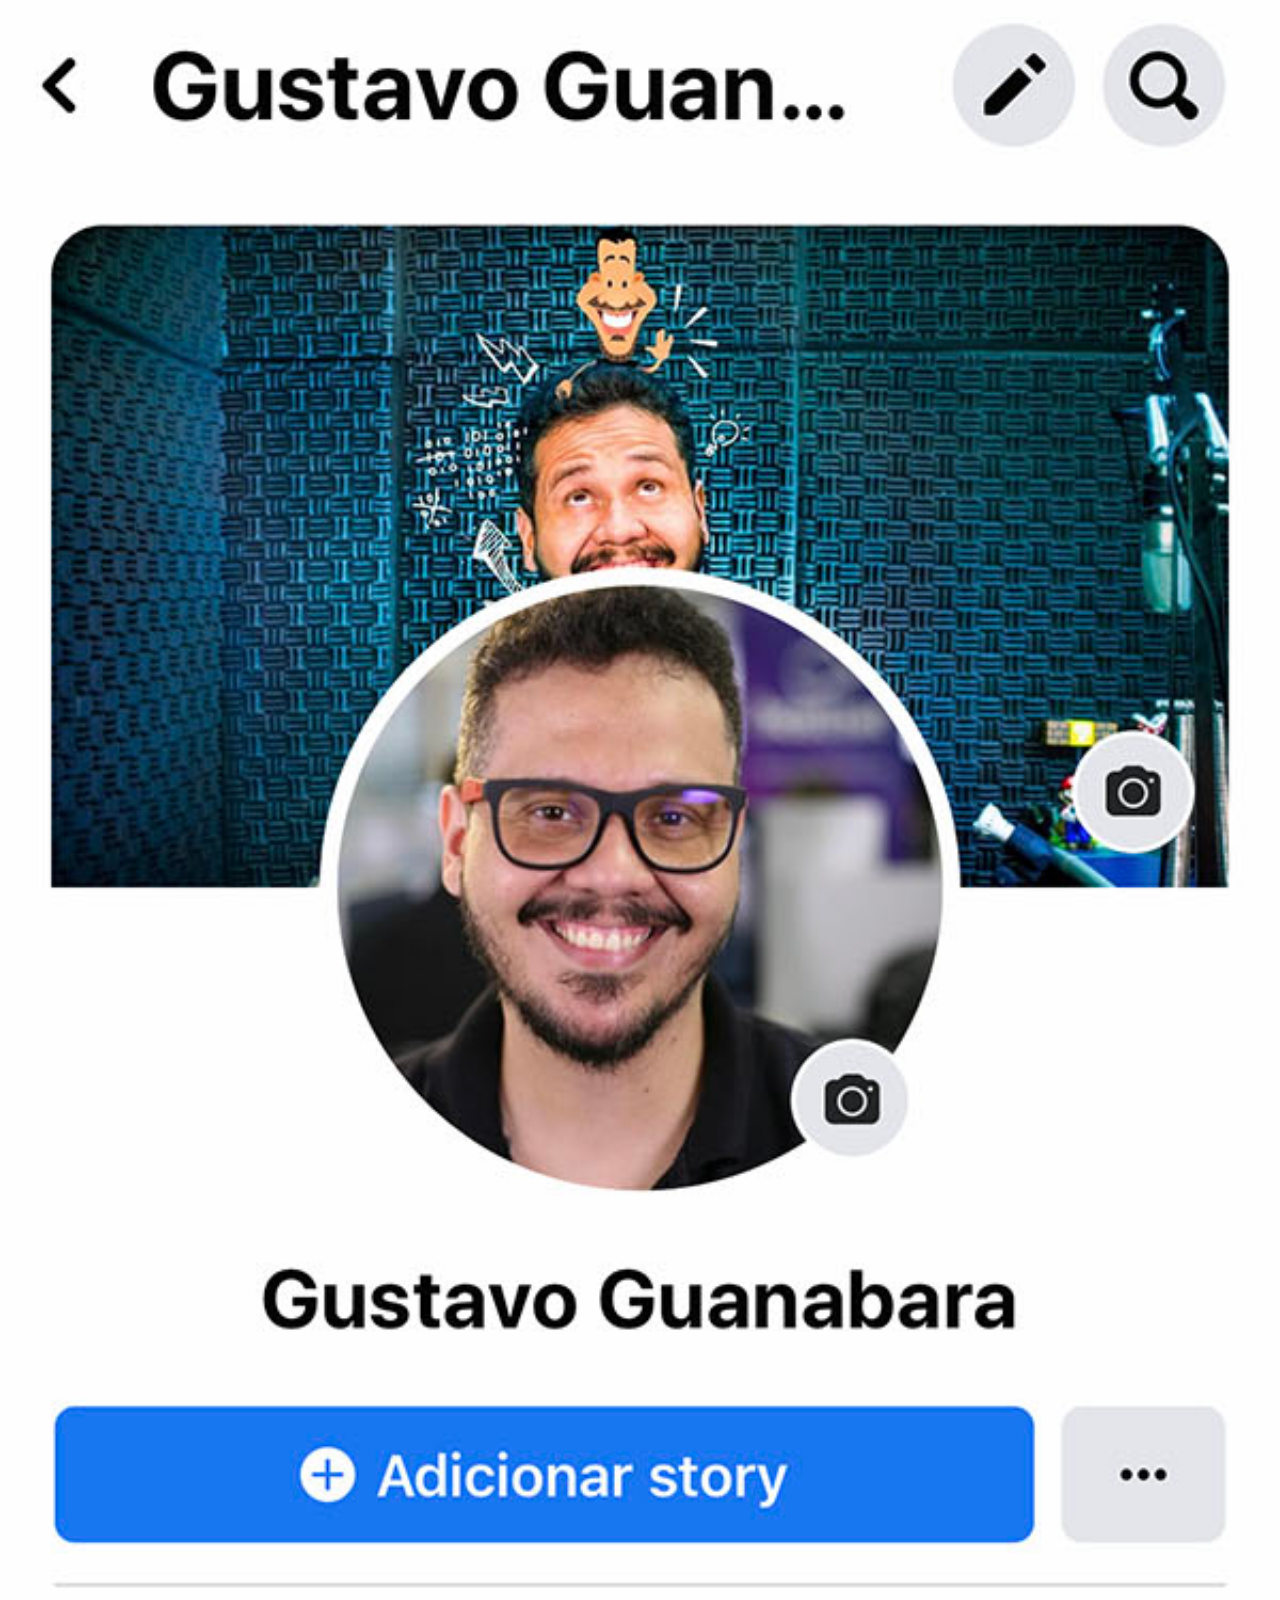
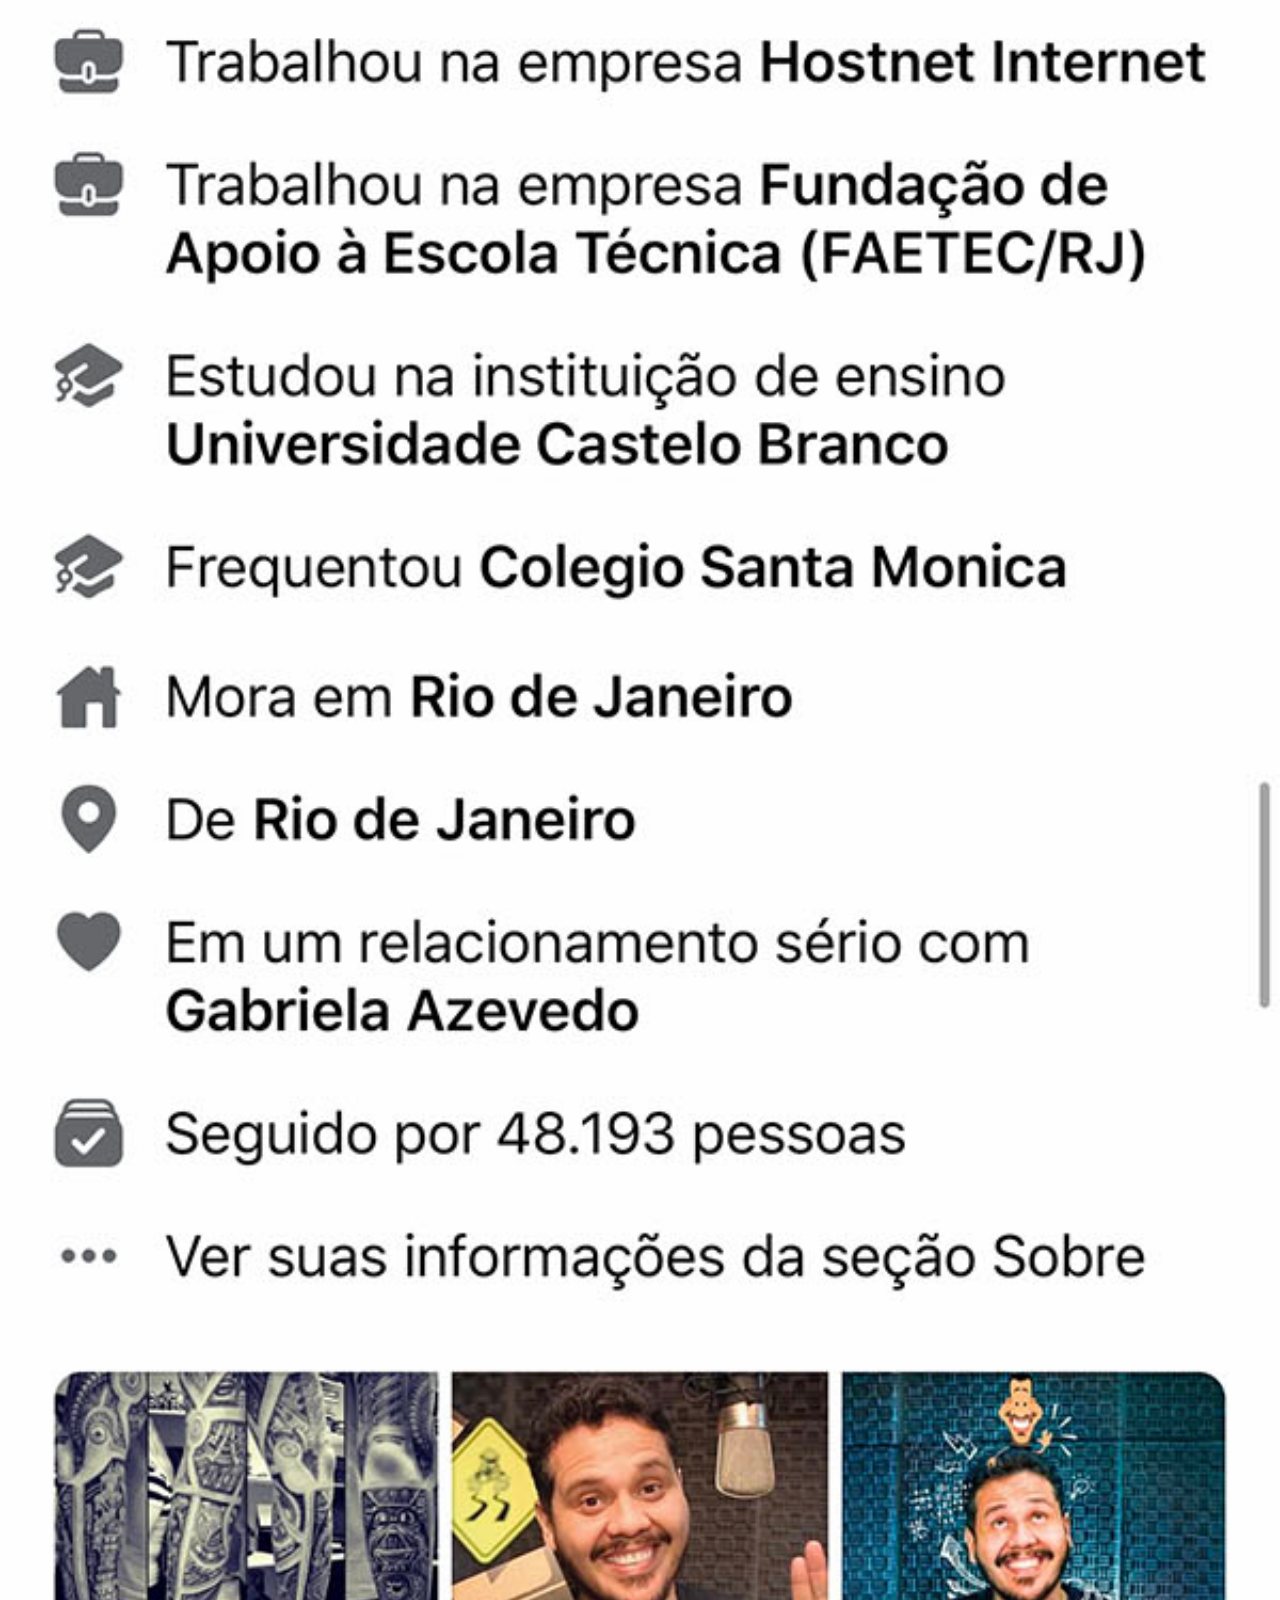
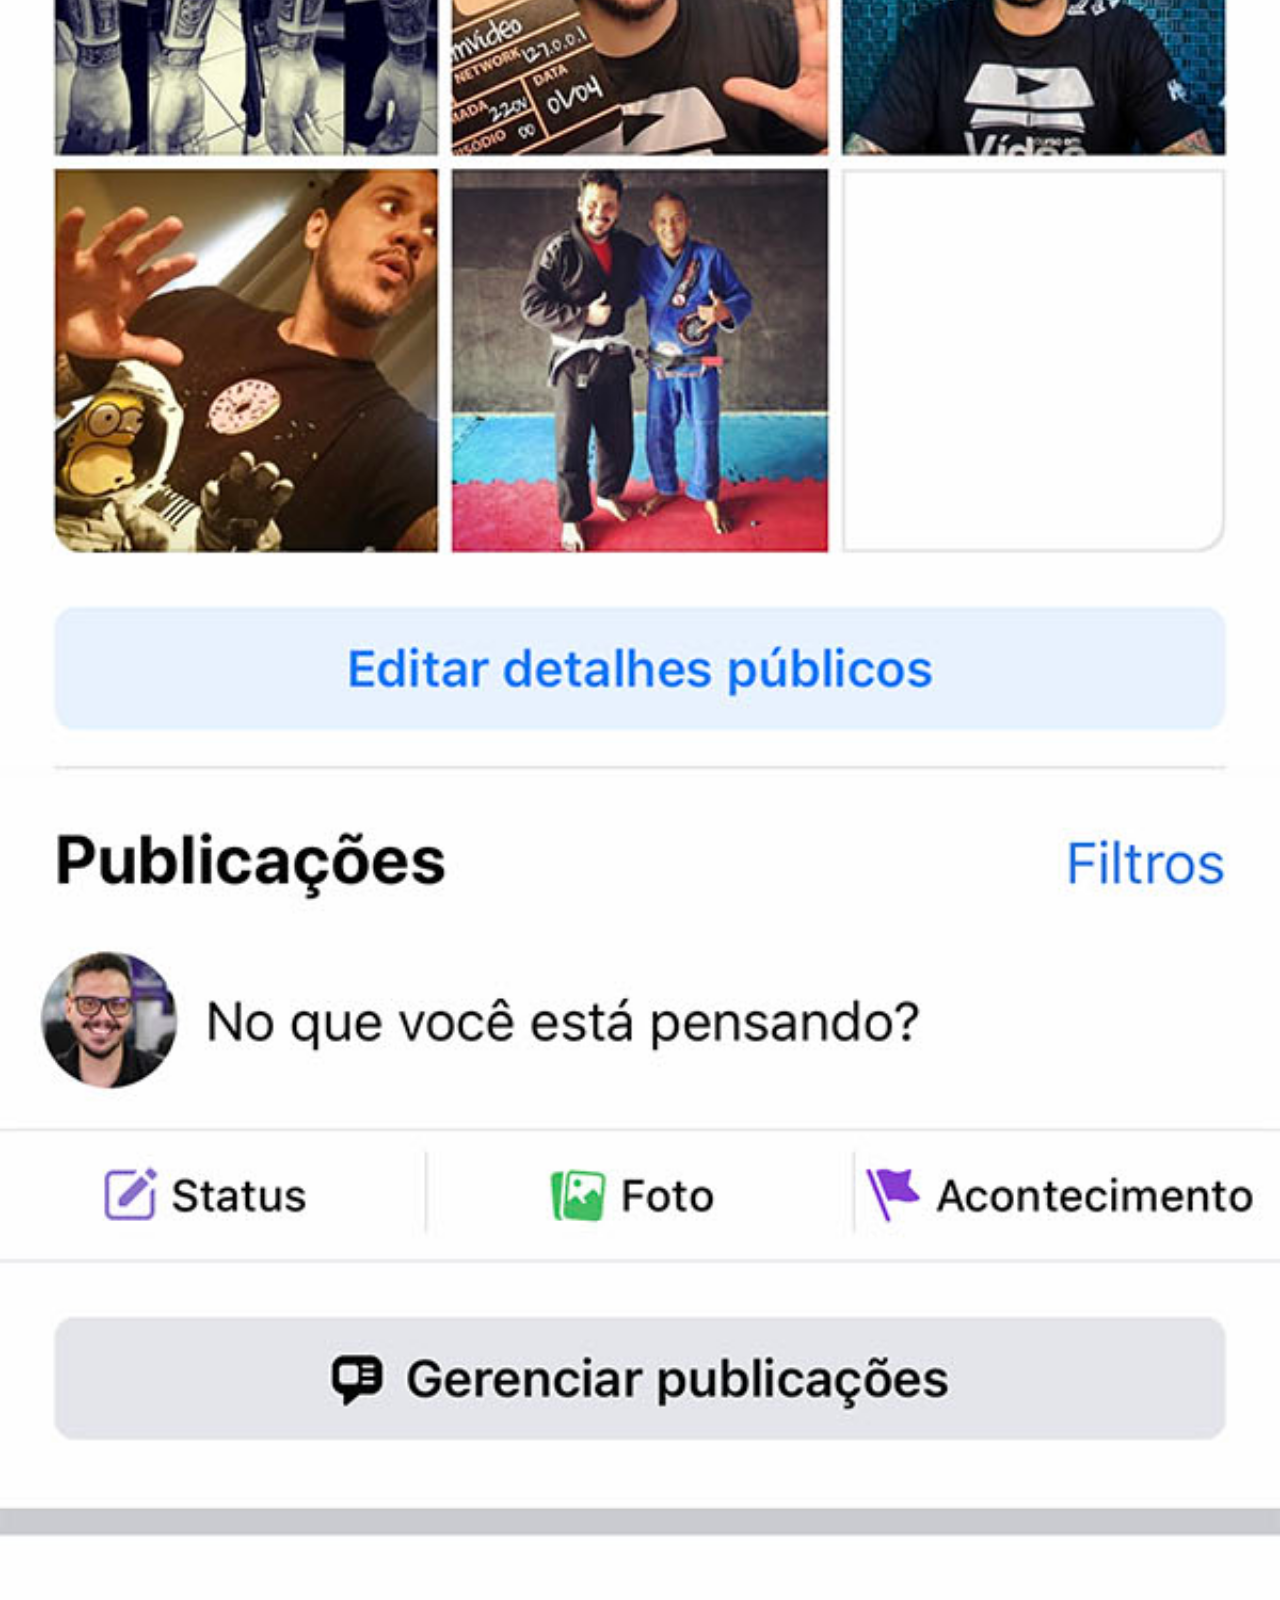
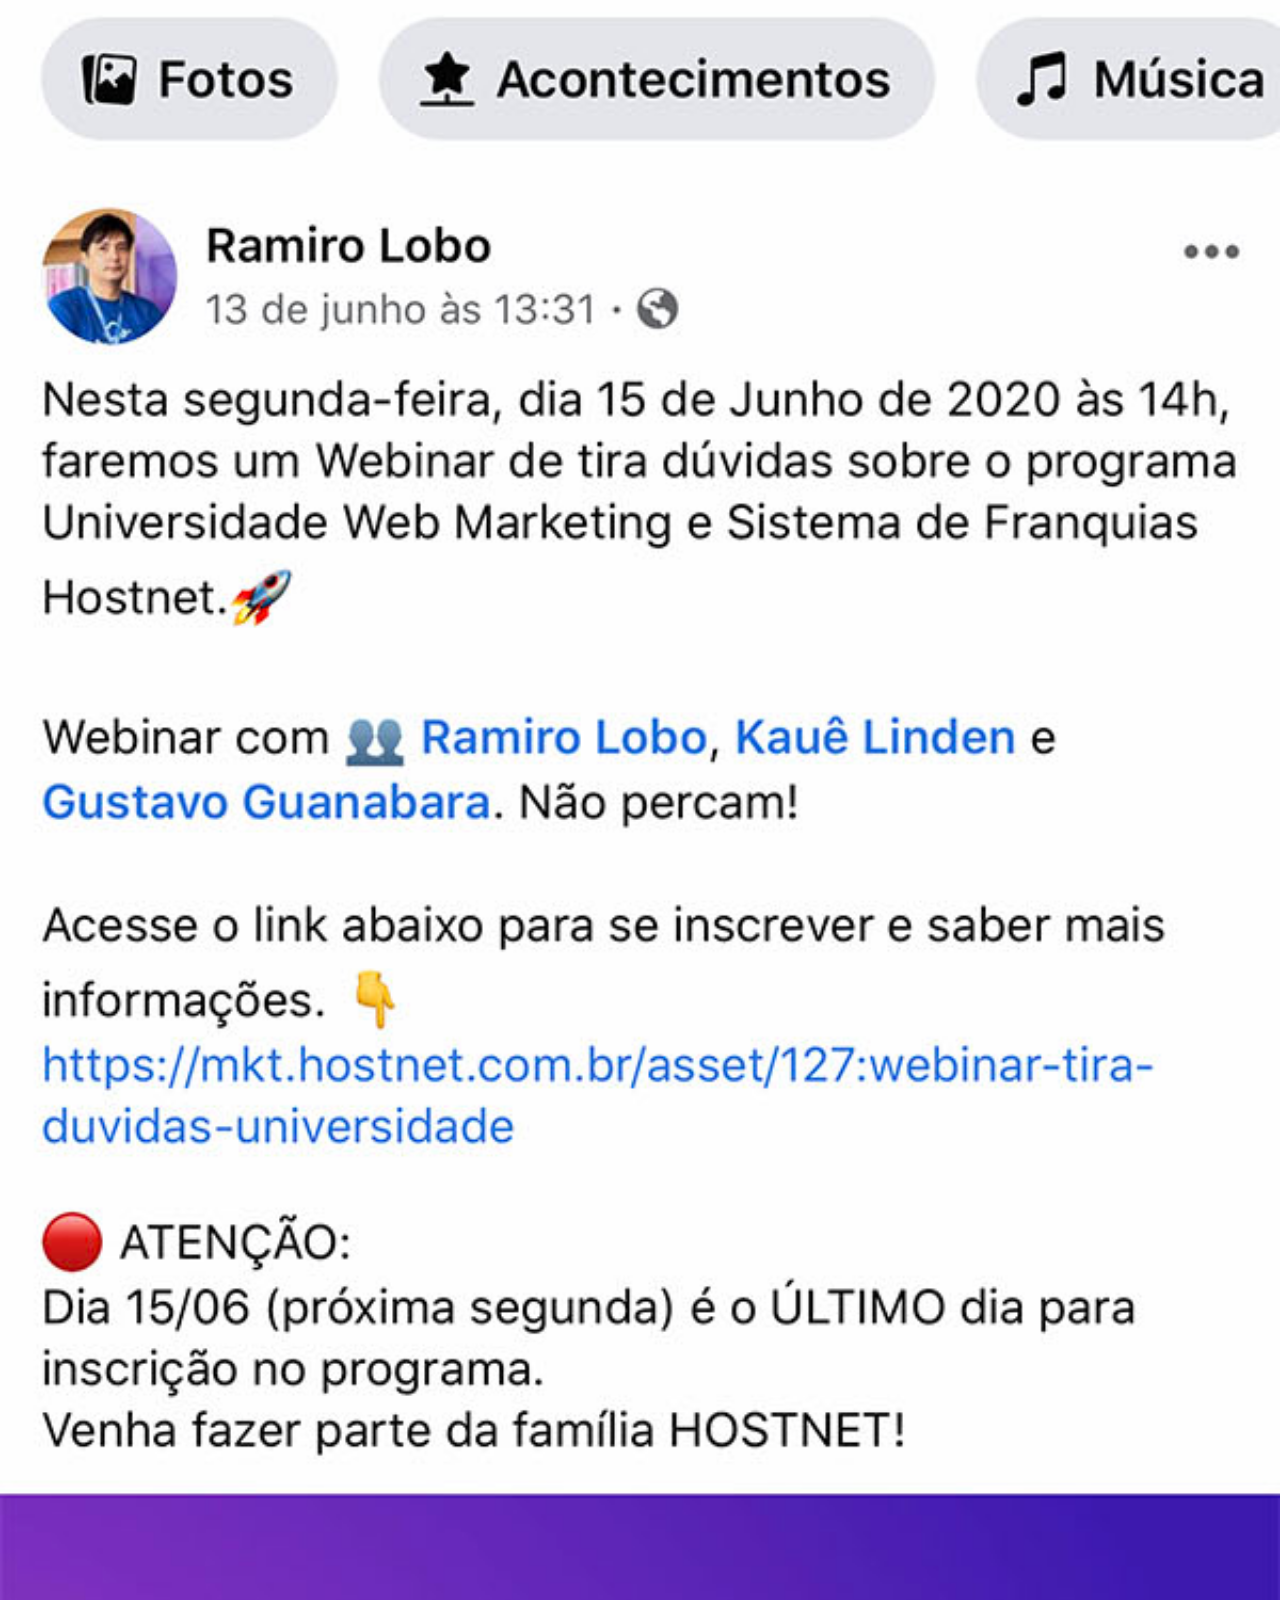
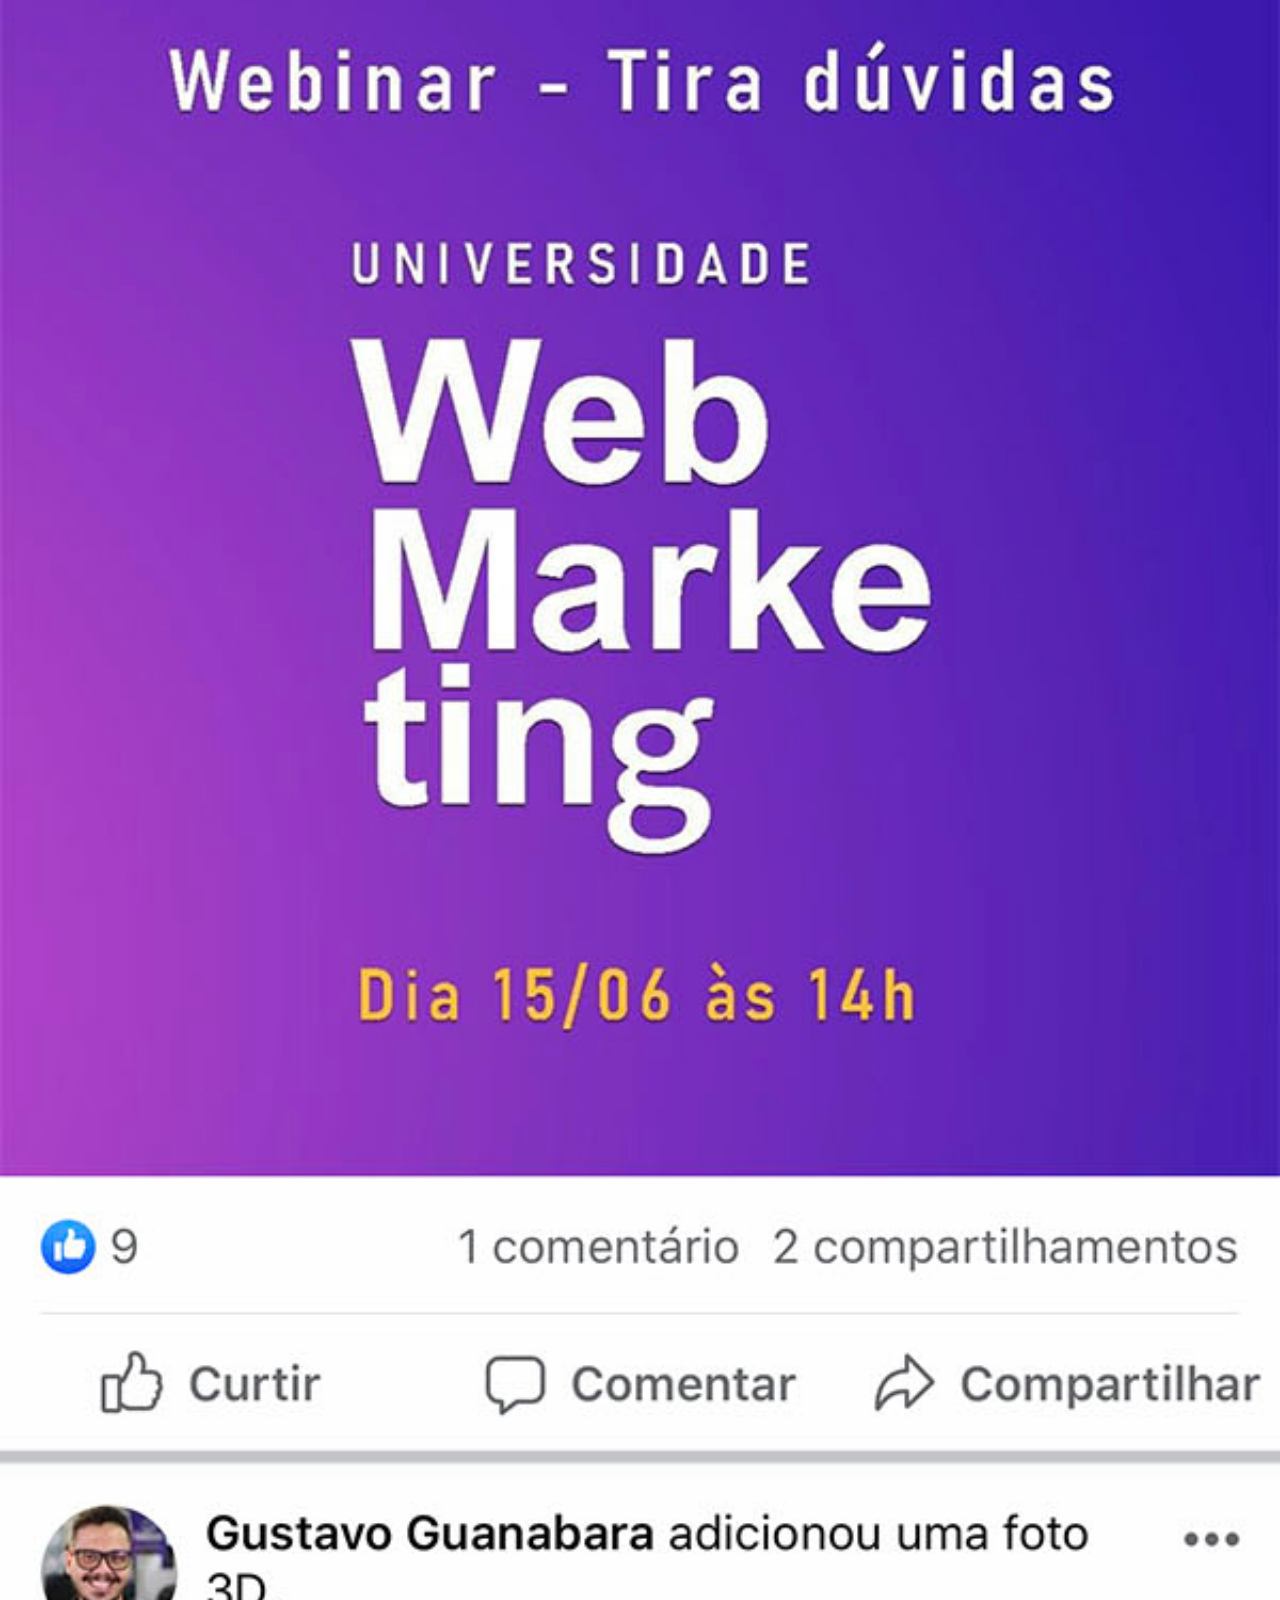
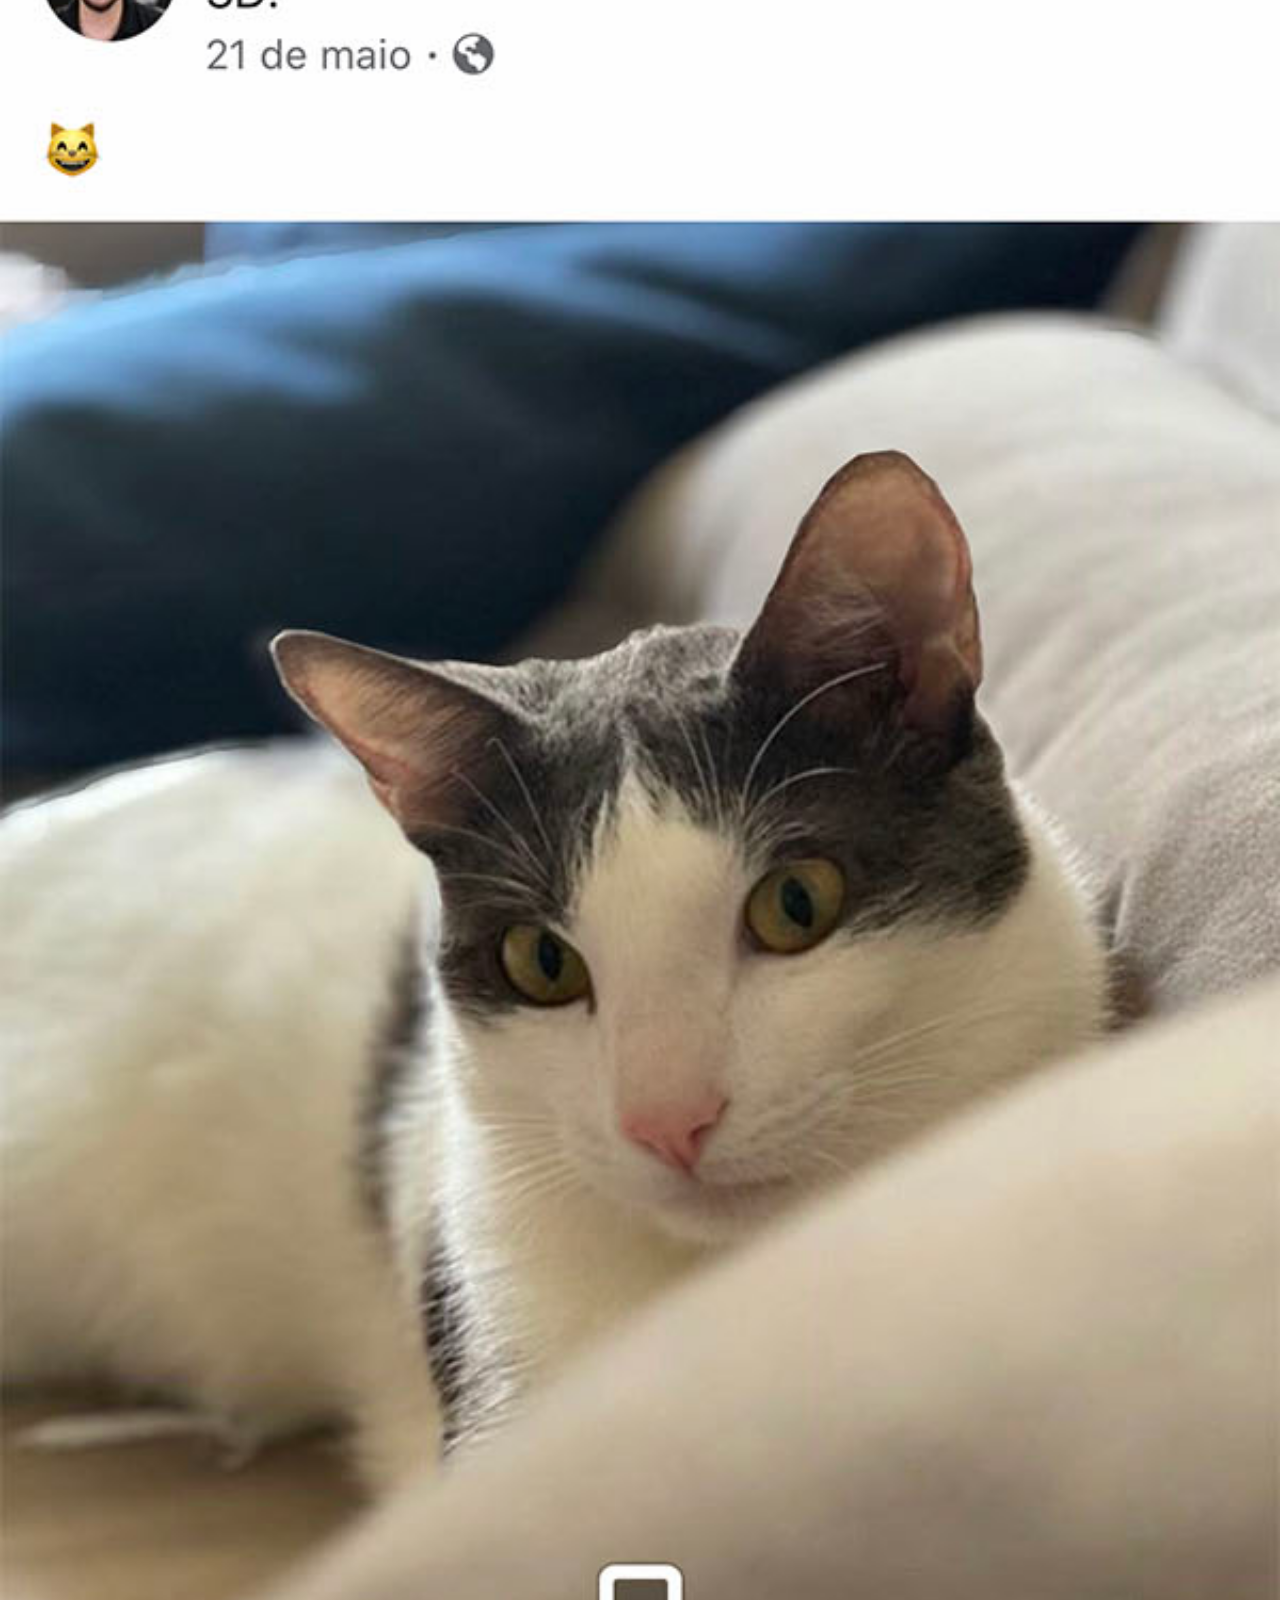
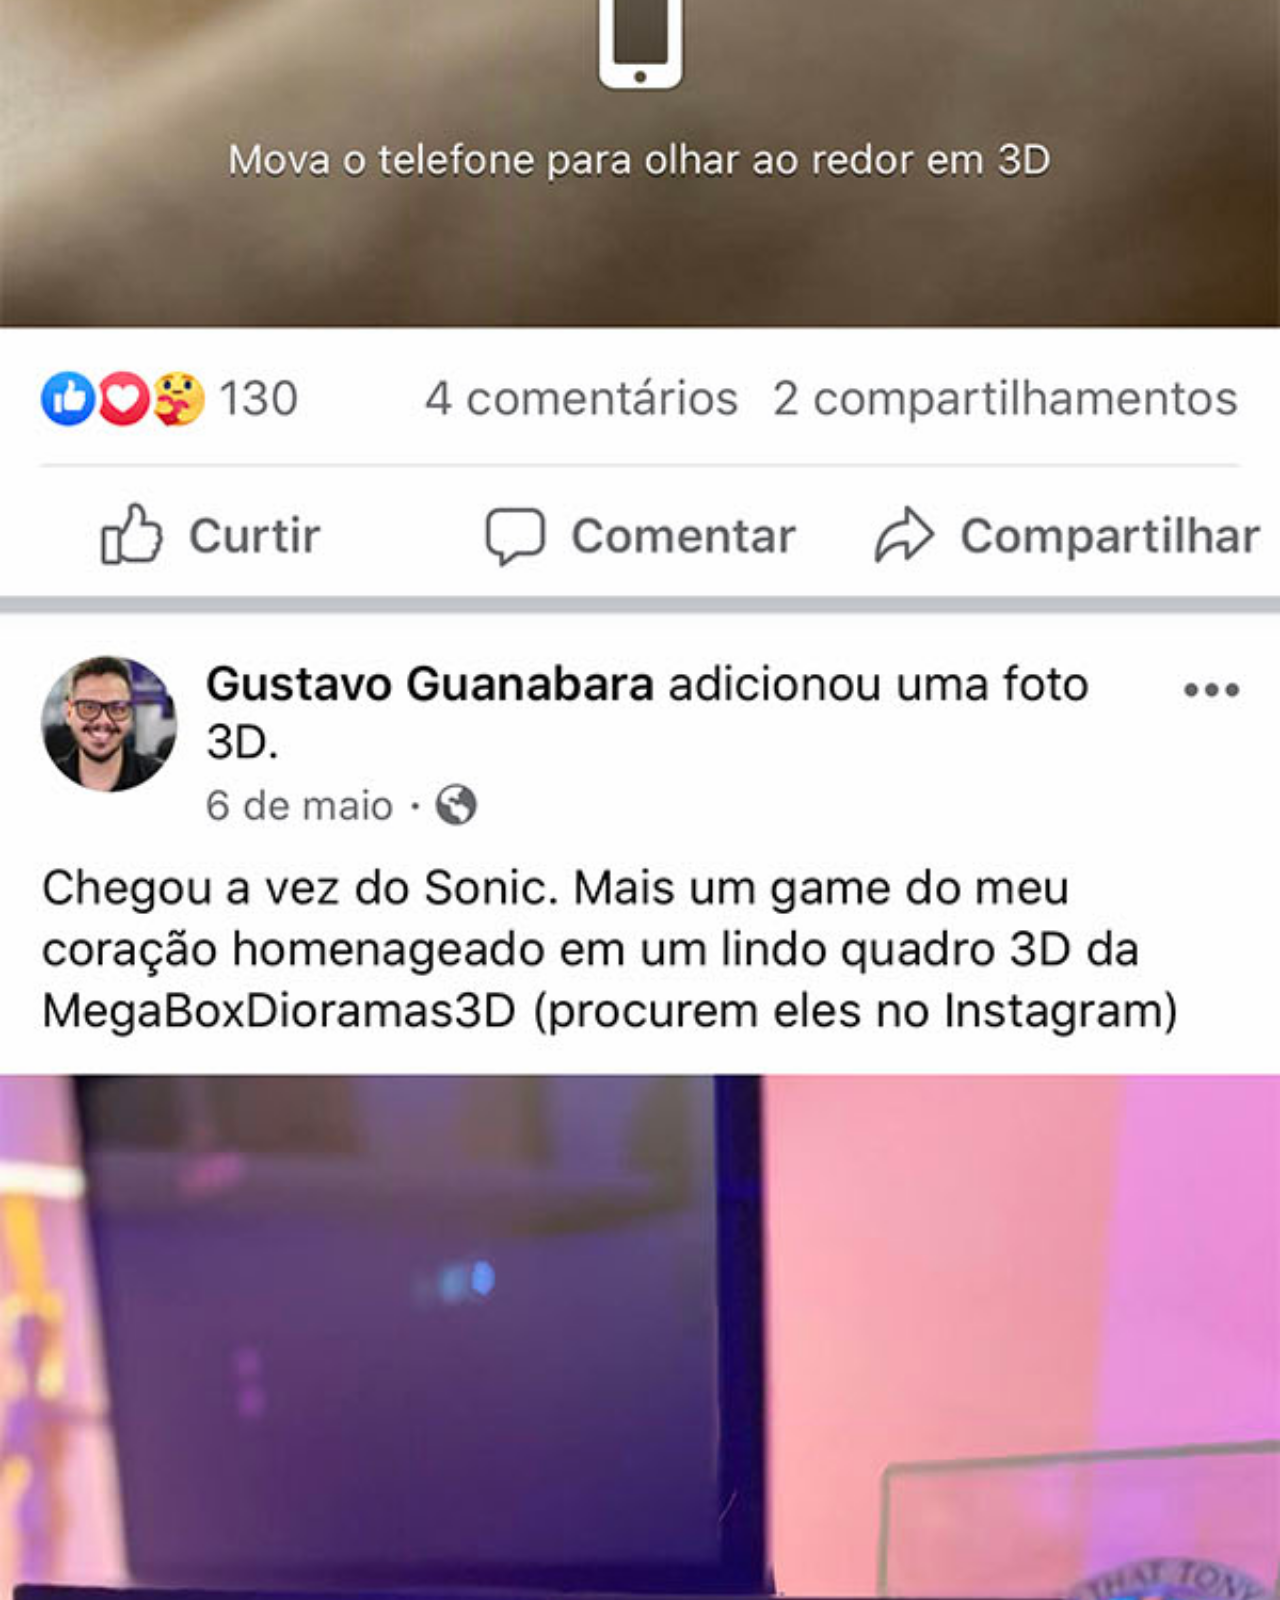
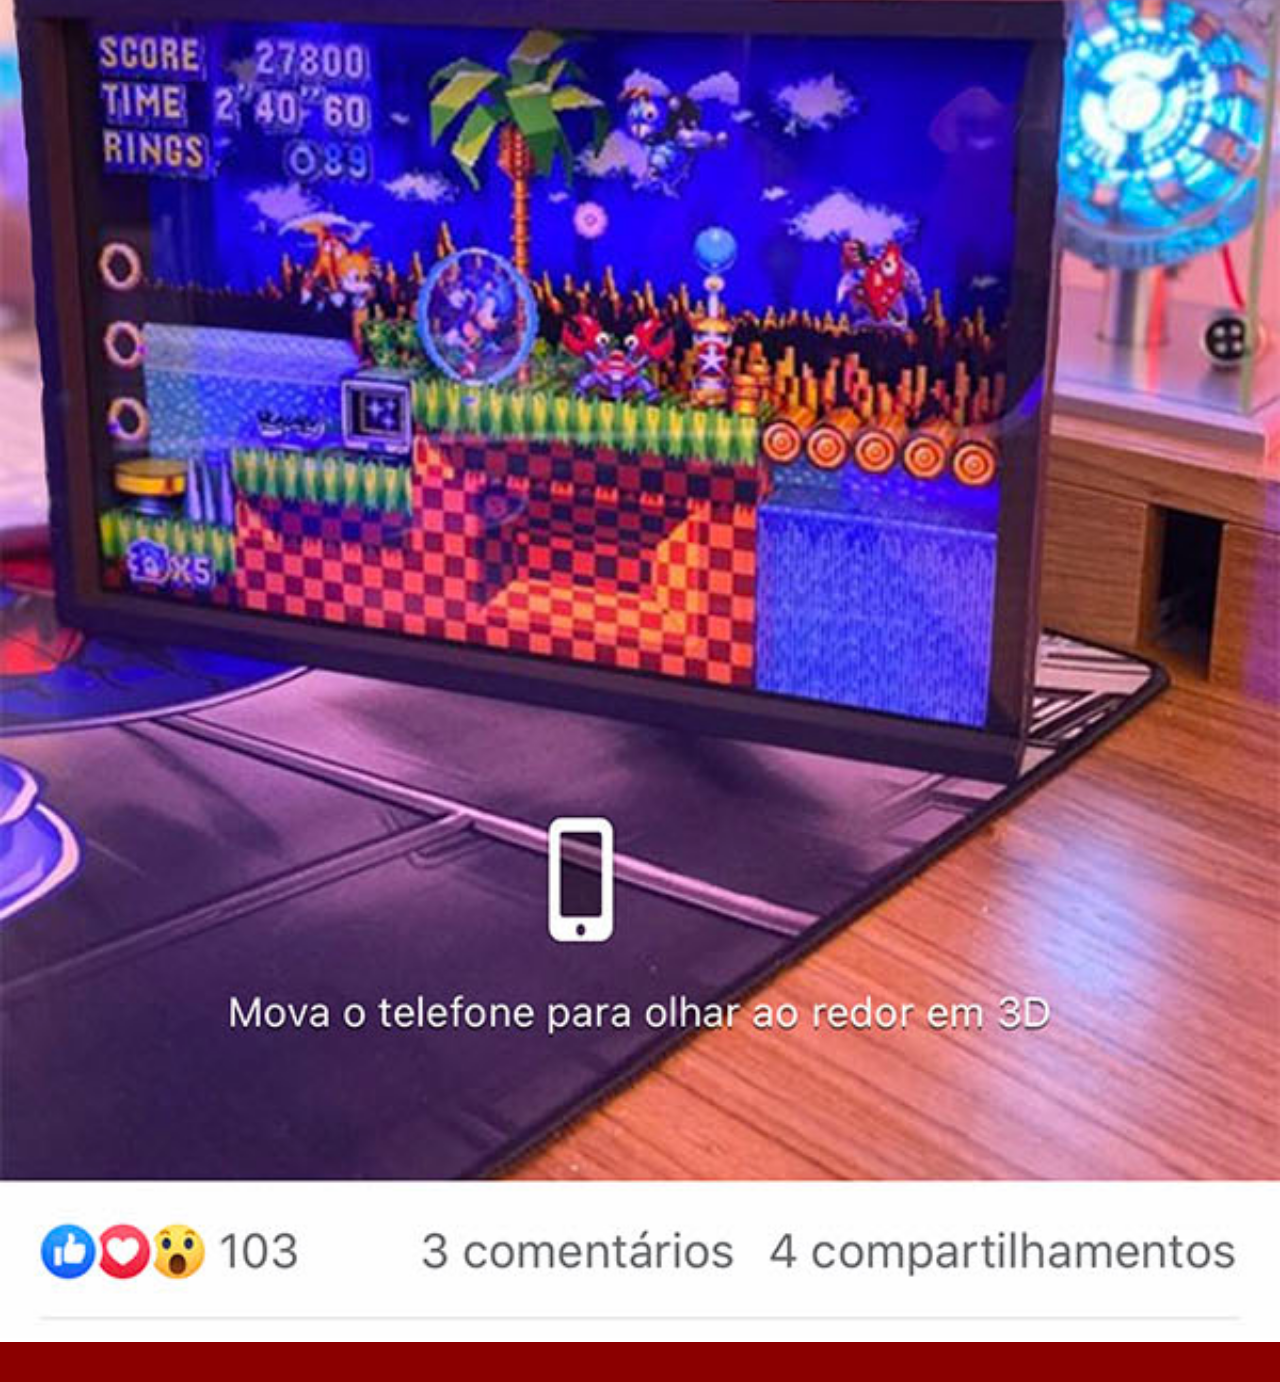
<file: facebook.html>
<!DOCTYPE html>
<html lang="pt-br">
<head>
    <meta charset="UTF-8">
    <meta name="viewport" content="width=device-width, initial-scale=1.0">
    <title>Facebook</title>
    <link rel="stylesheet" href="estilos/social.css">
</head>
<body>
    <img src="imagens/tela-facebook.jpg" alt="Facebook">
    <a href="https://www.facebook.com/?locale=pt_BR" target="_blank"></a>
    
</body>
</html>
</file>
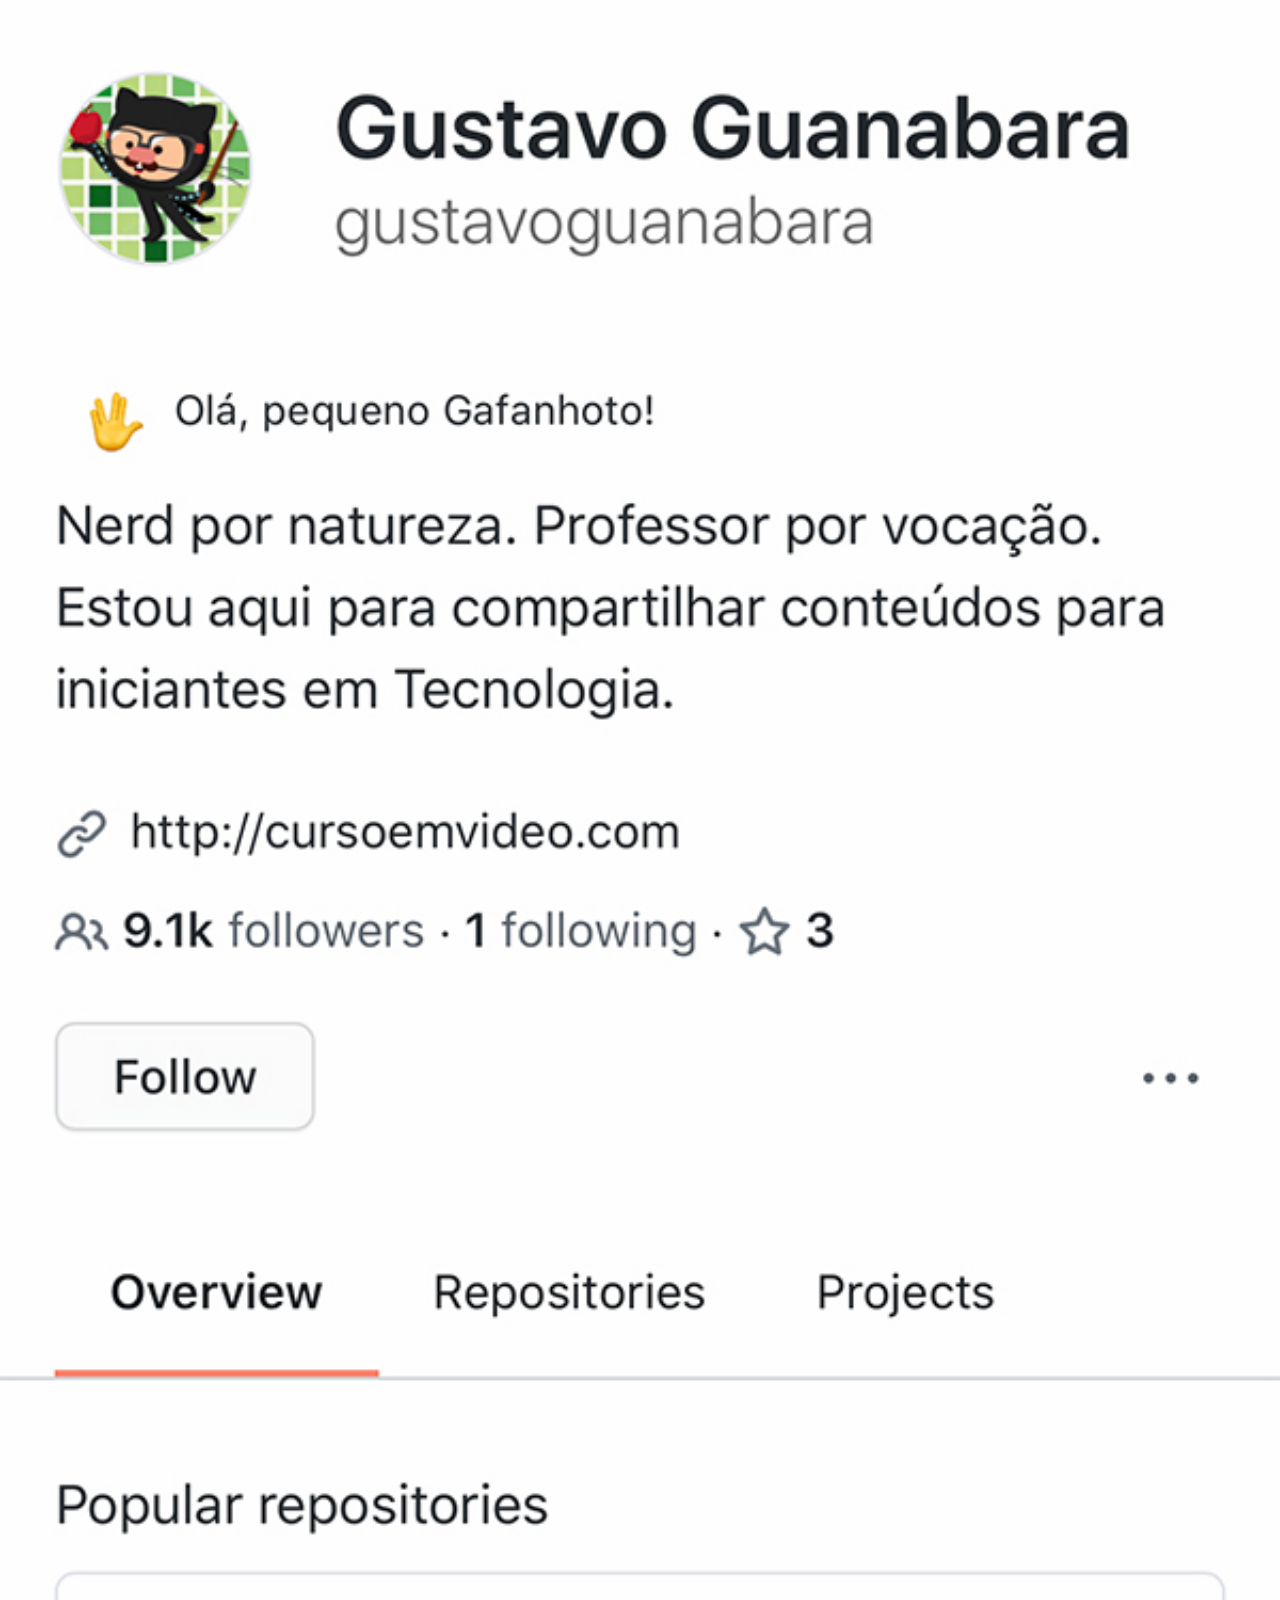
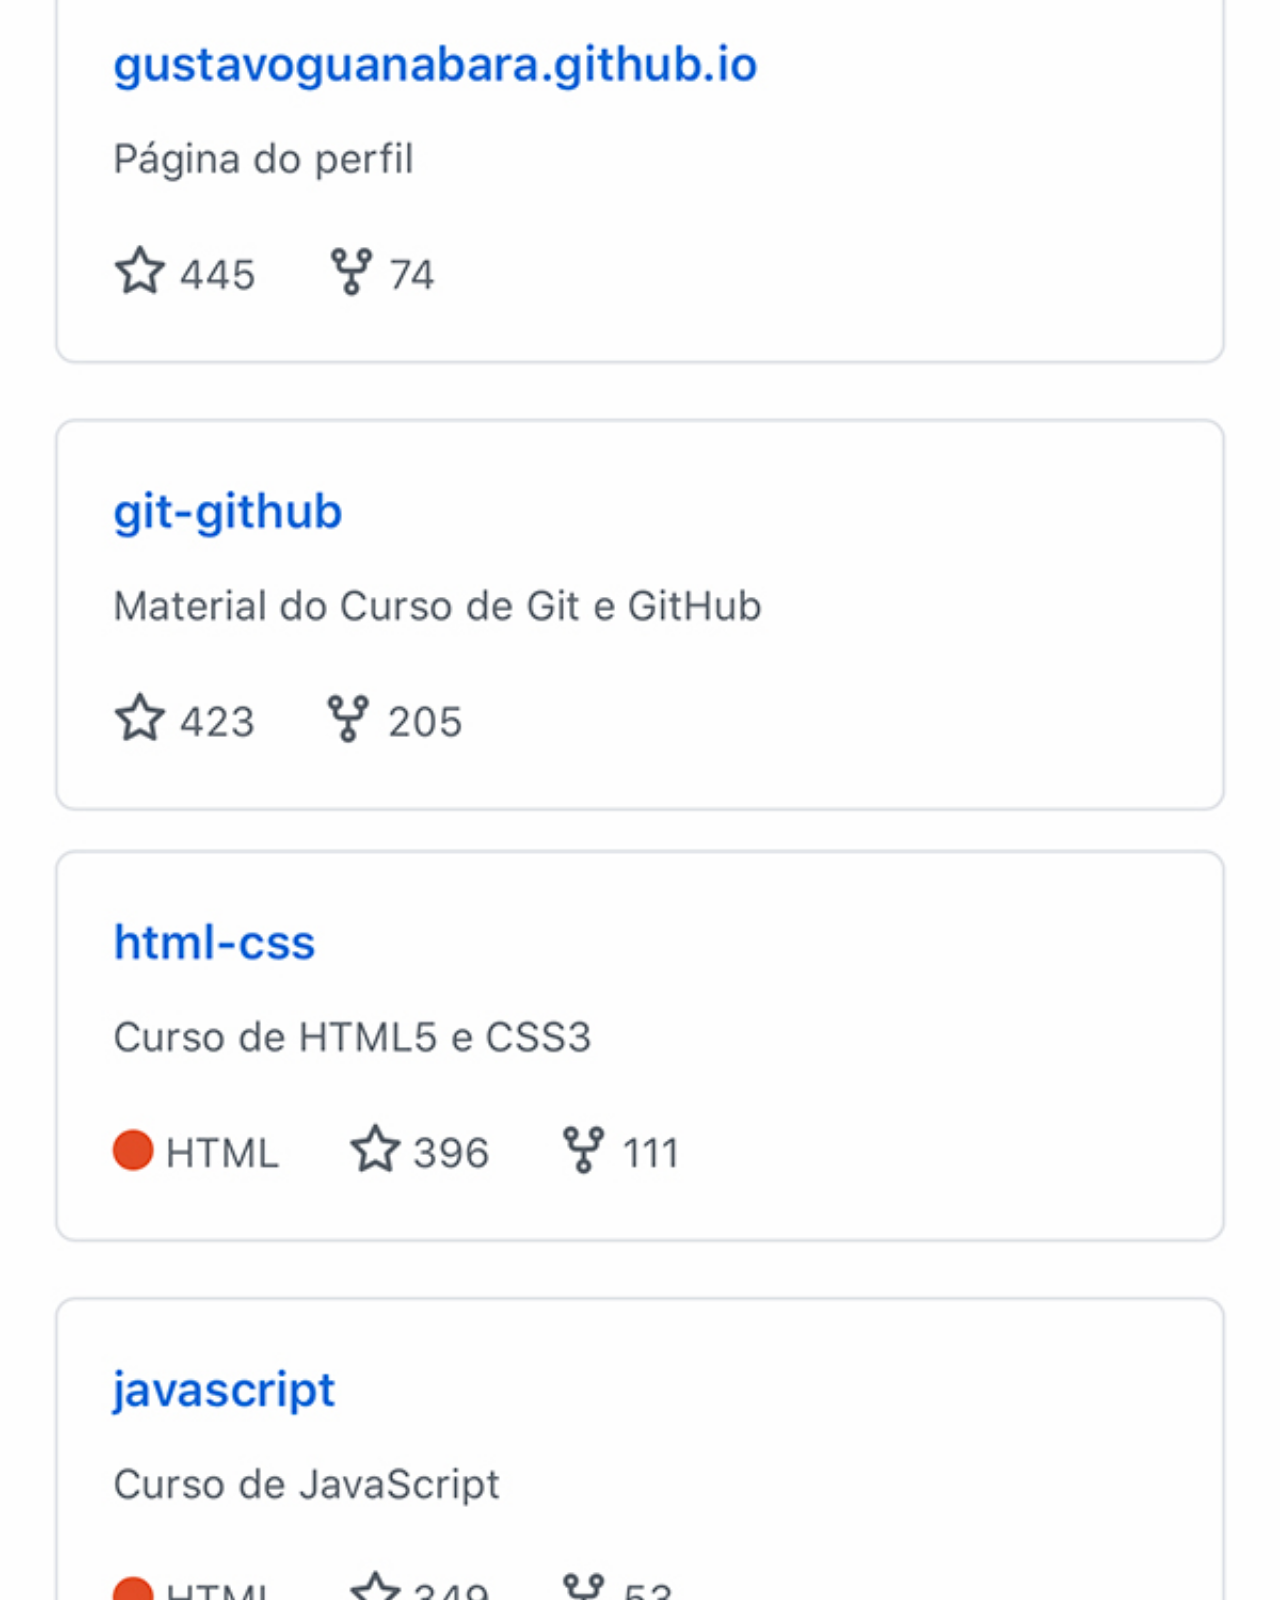
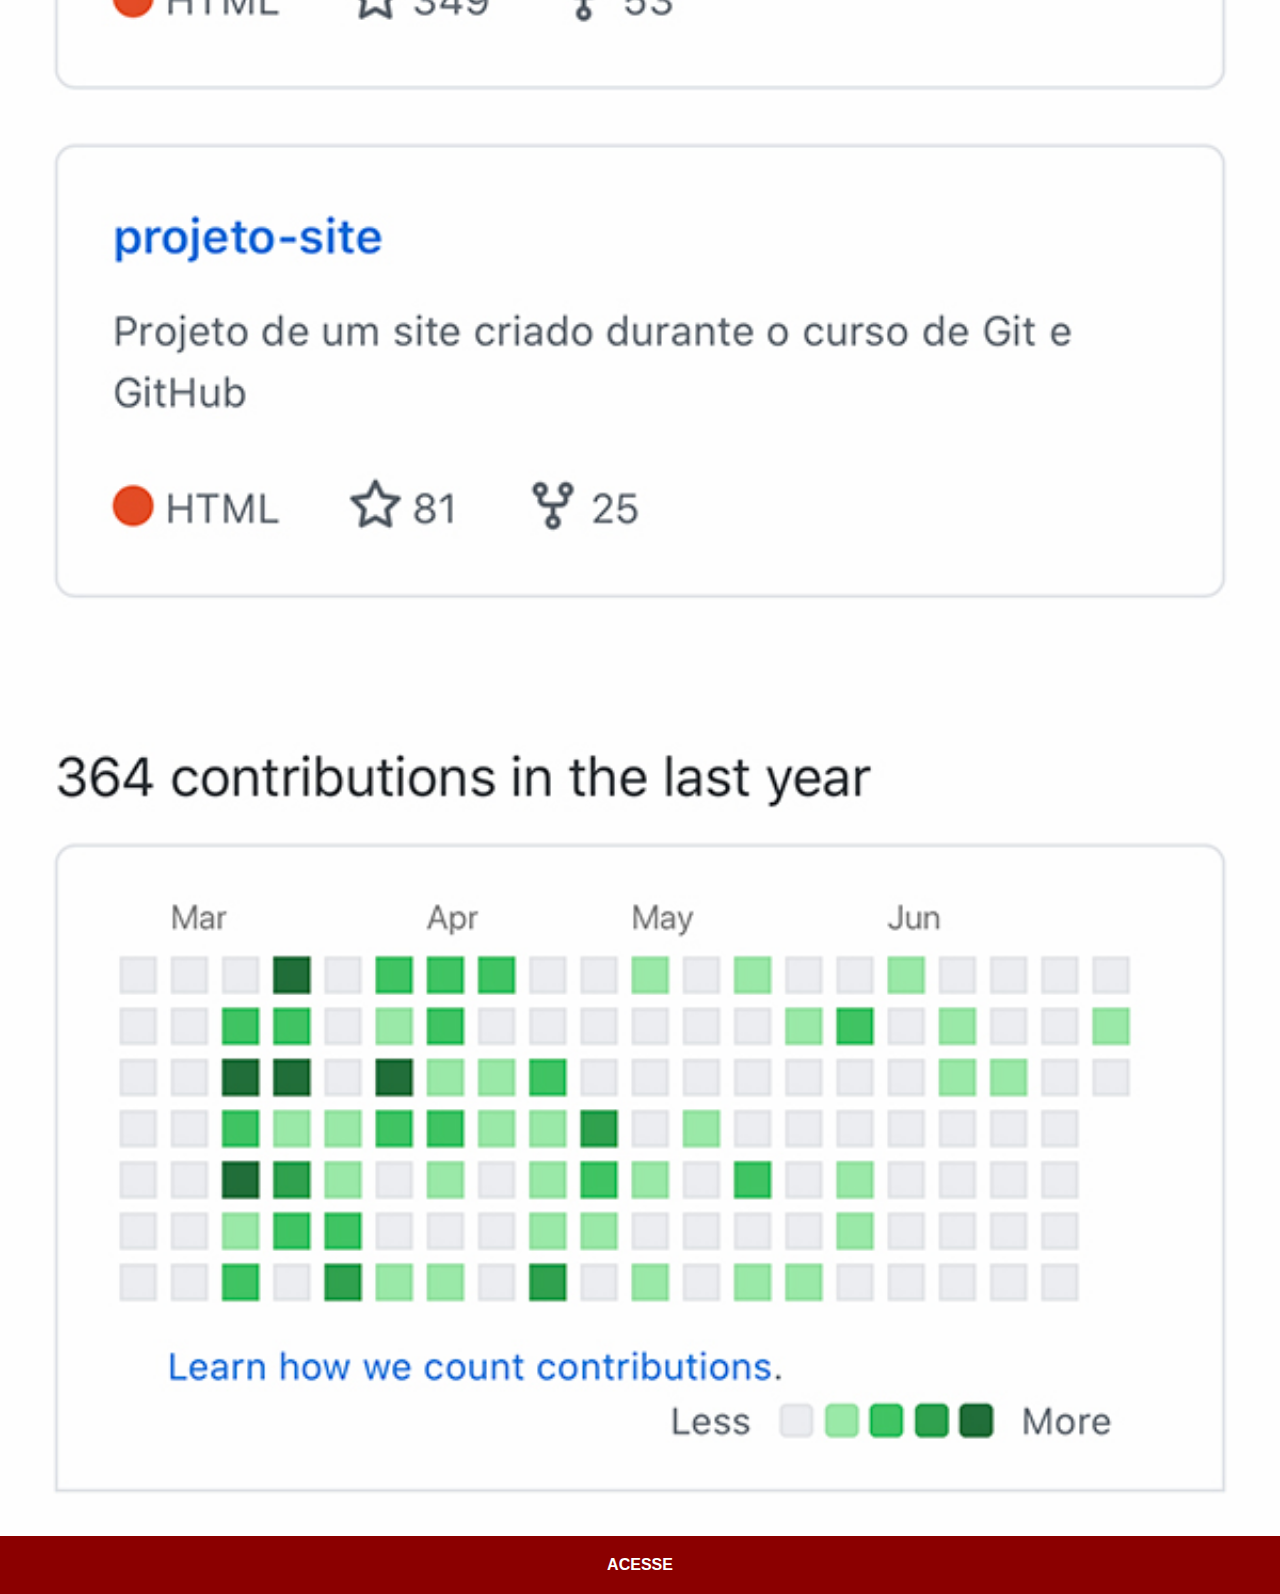
<file: github.html>
<!DOCTYPE html>
<html lang="pt-br">
<head>
    <meta charset="UTF-8">
    <meta name="viewport" content="width=device-width, initial-scale=1.0">
    <title>Github</title>
    <link rel="stylesheet" href="estilos/social.css">
</head>
<body>
    <img src="imagens/tela-github.jpg" alt="GitHub">
    <a href="https://github.com/vitoriasmiranda" target="_blank">ACESSE</a>
    
</body>
</html>
</file>
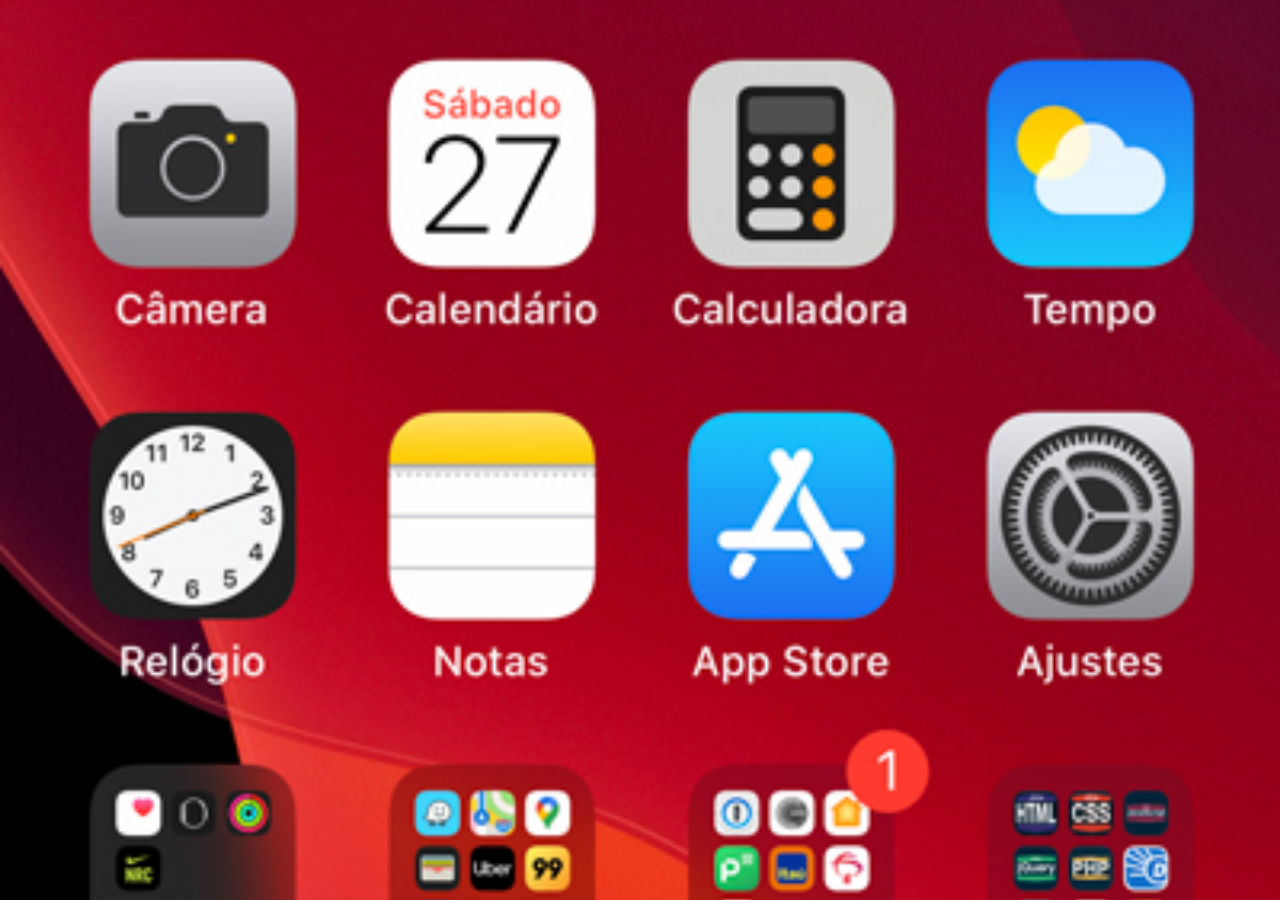
<file: home.html>
<!DOCTYPE html>
<html lang="pt-br">
<head>
    <meta charset="UTF-8">
    <meta name="viewport" content="width=device-width, initial-scale=1.0">
    <title>Home</title>
</head>
<style>
    * {
        margin: 0px;
        padding: 0px;
    }

    body {
        width: 100vw;
        height: 100vh;
        background: black url('imagens/tela-home.jpg') no-repeat top center; 
        background-size: cover;
    }

</style>
<body>
    
</body>
</html>
</file>
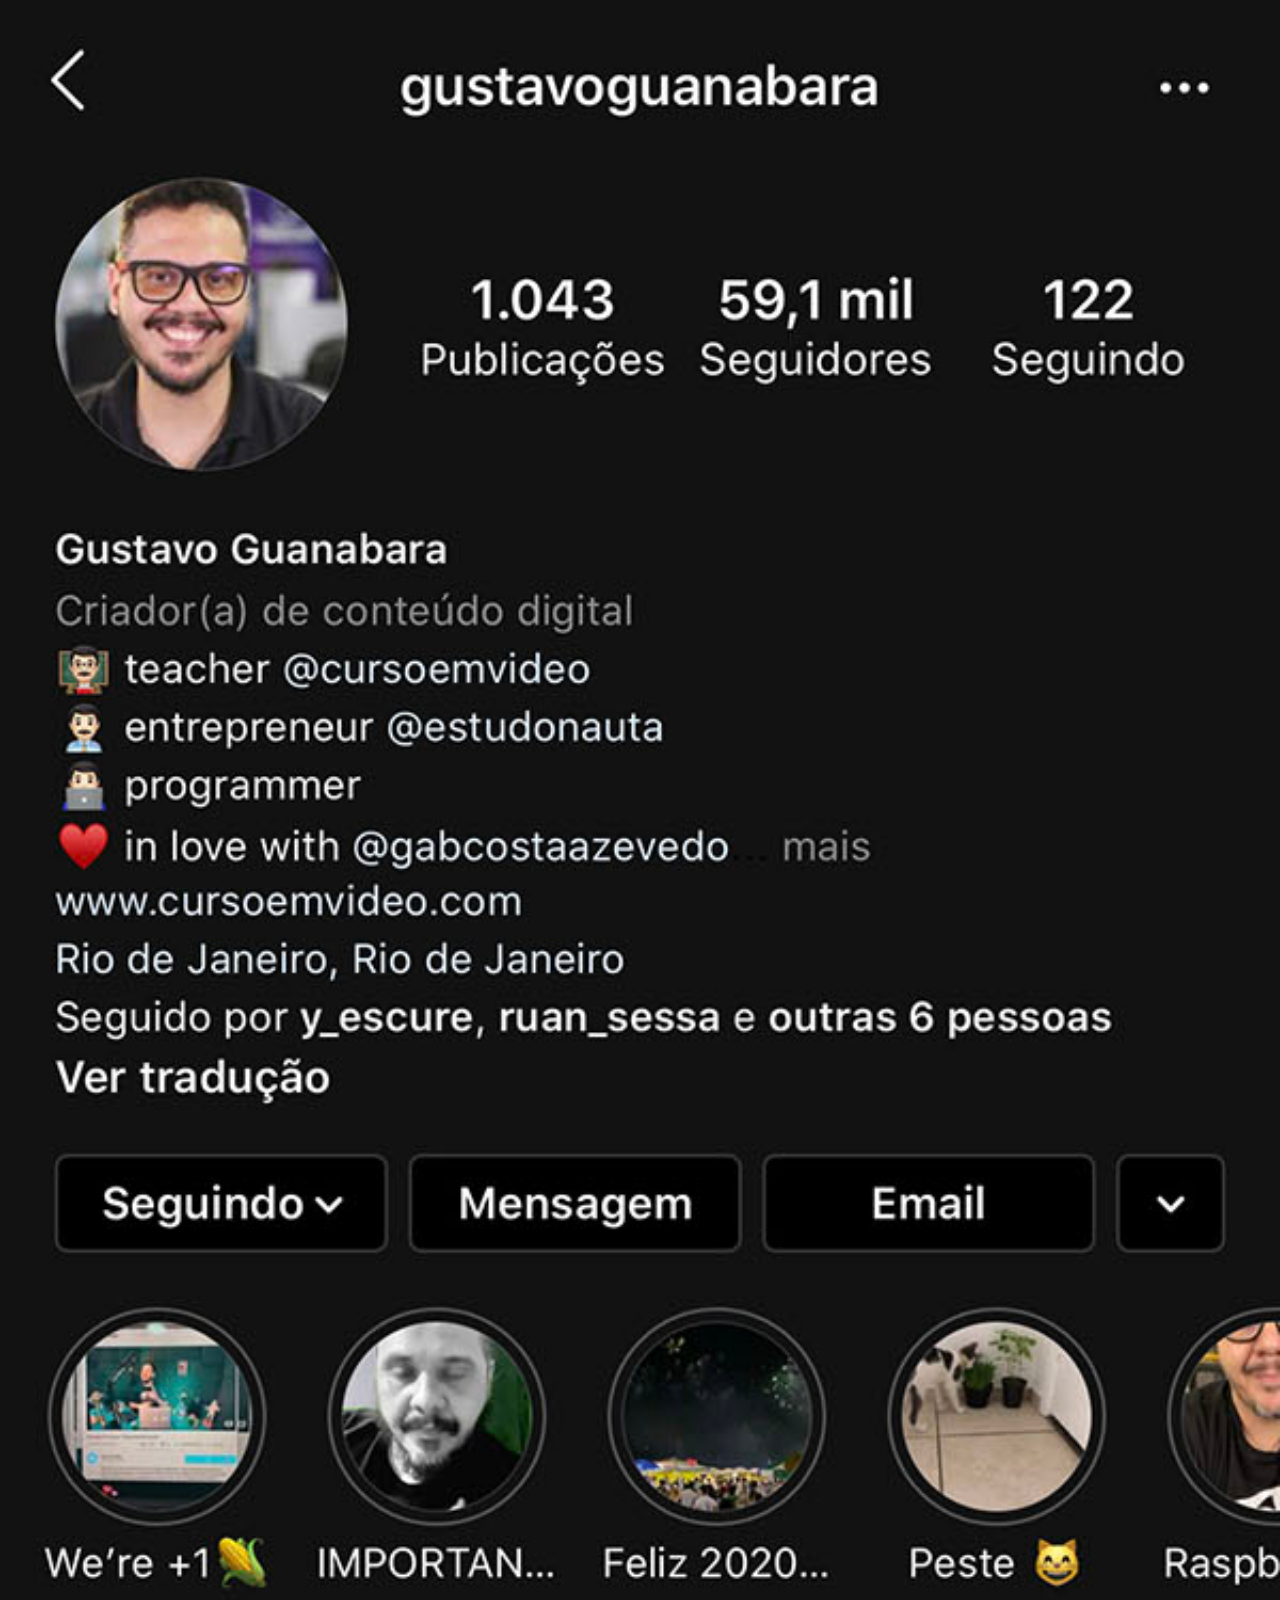
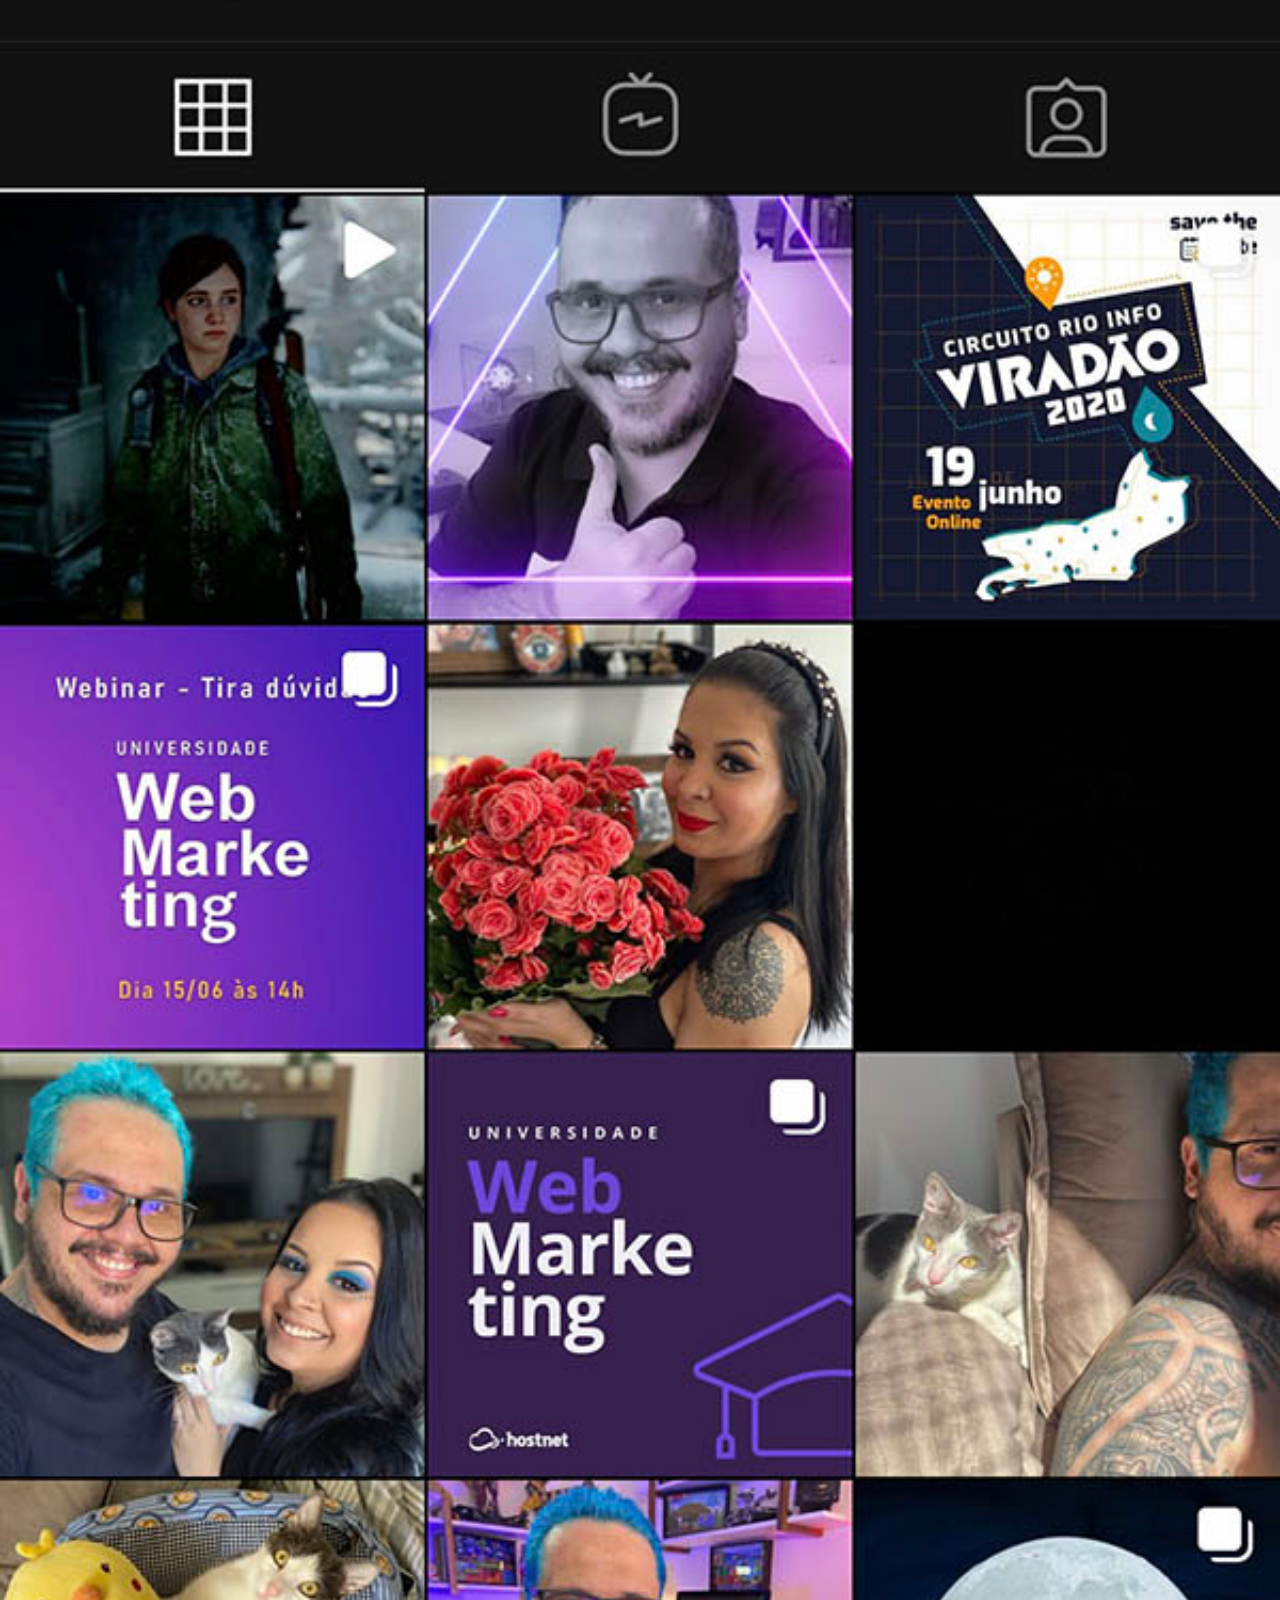
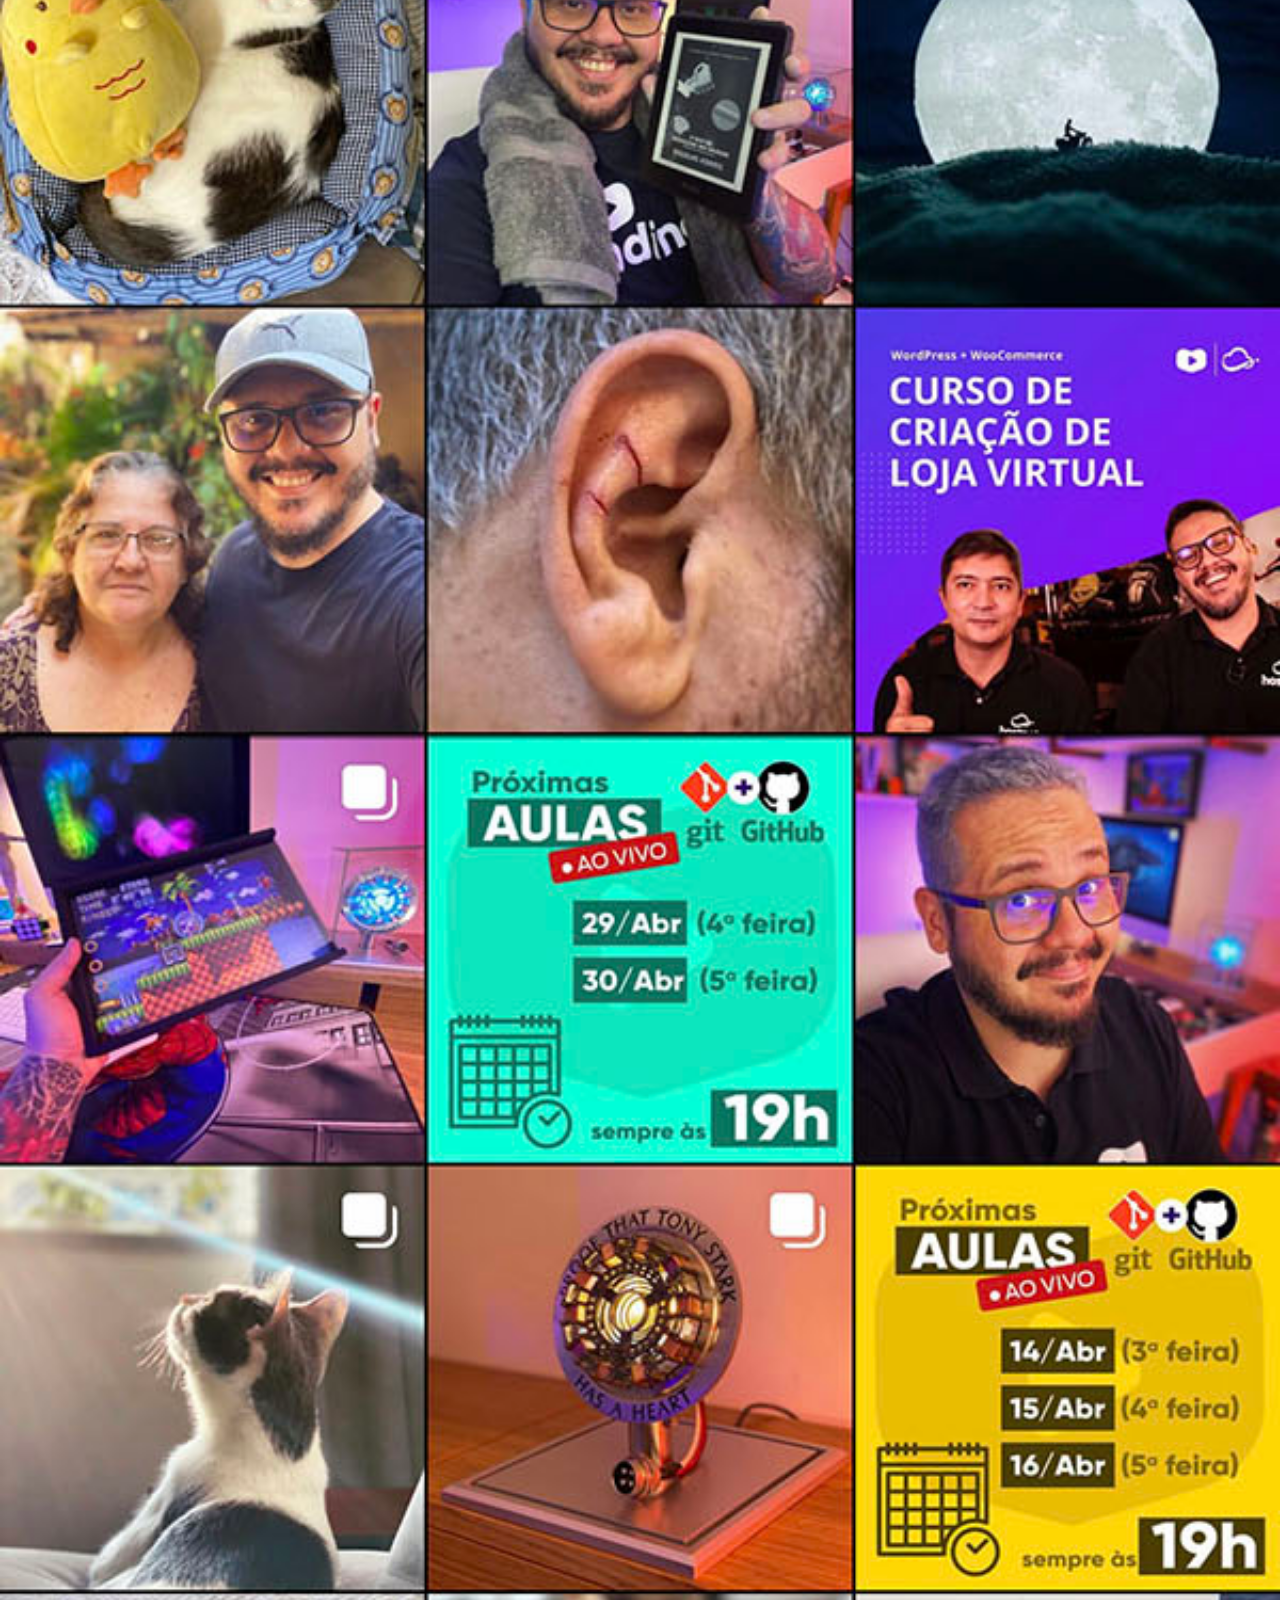
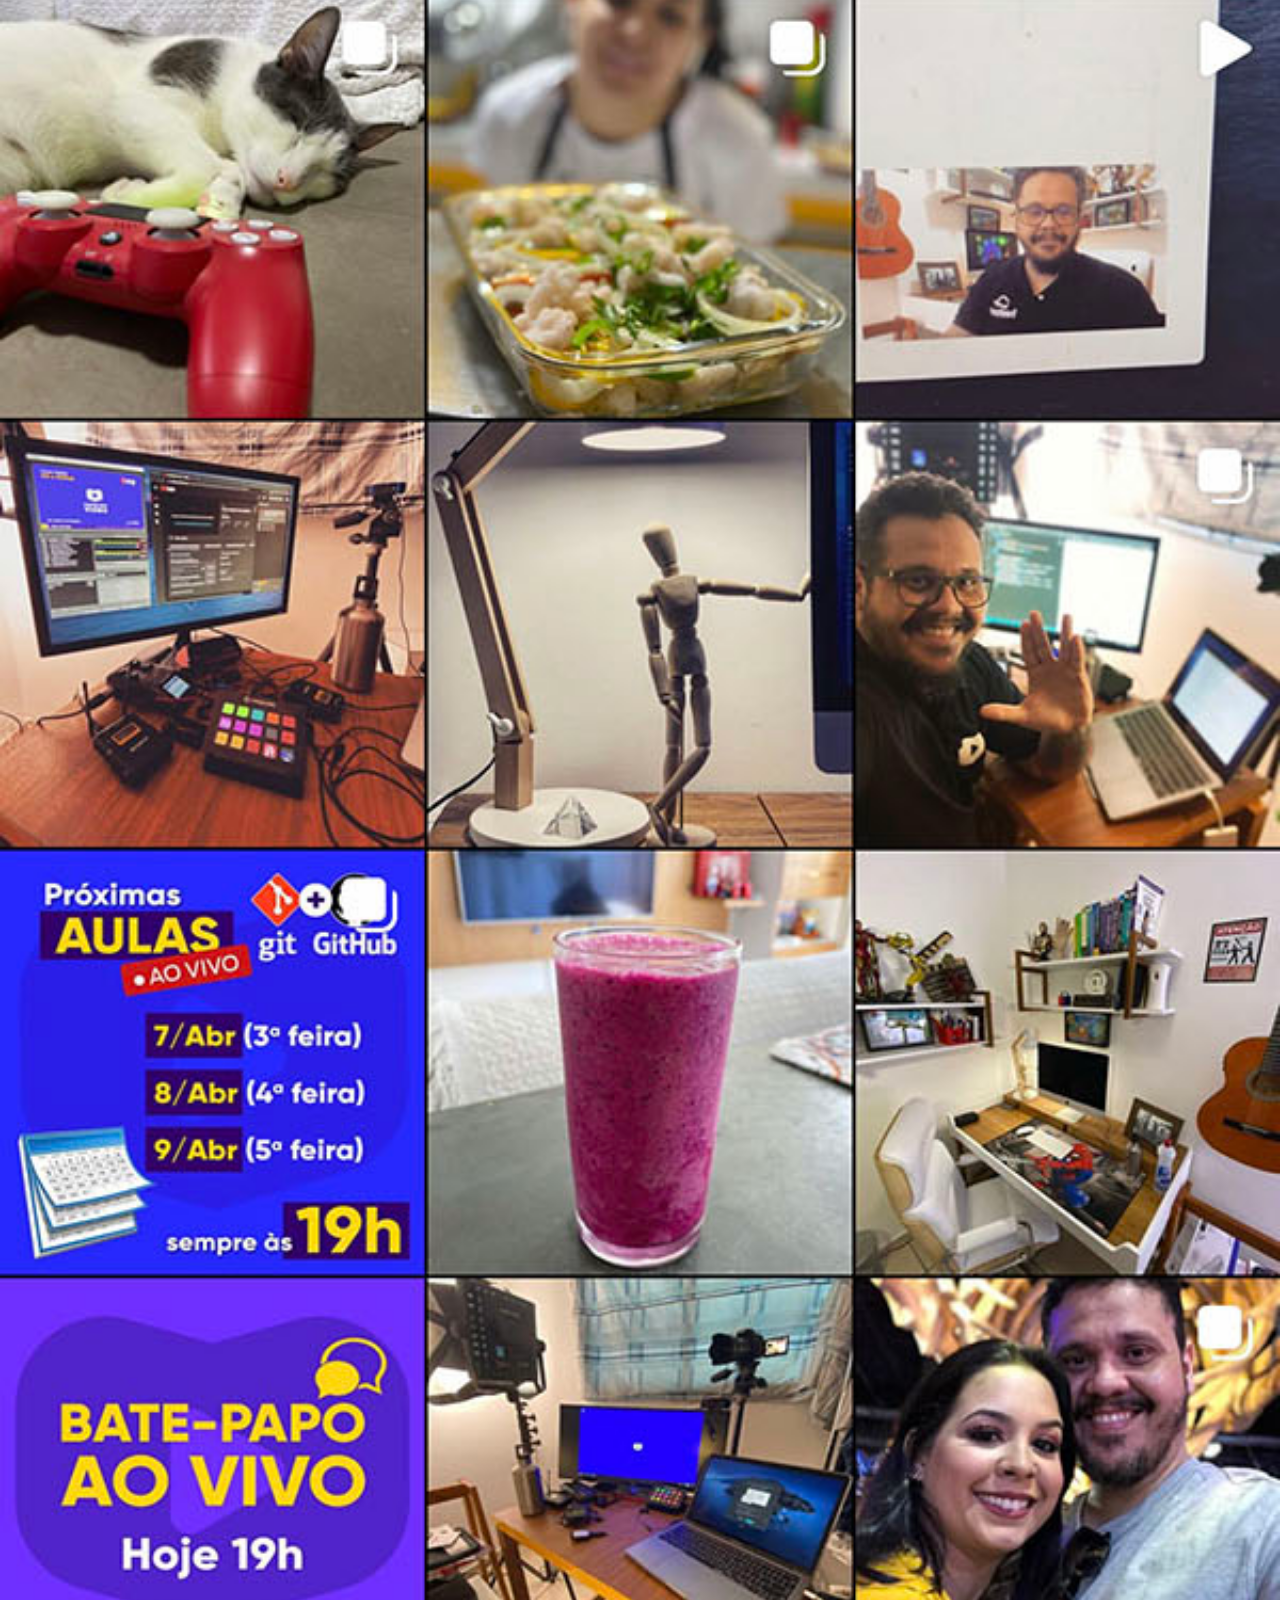
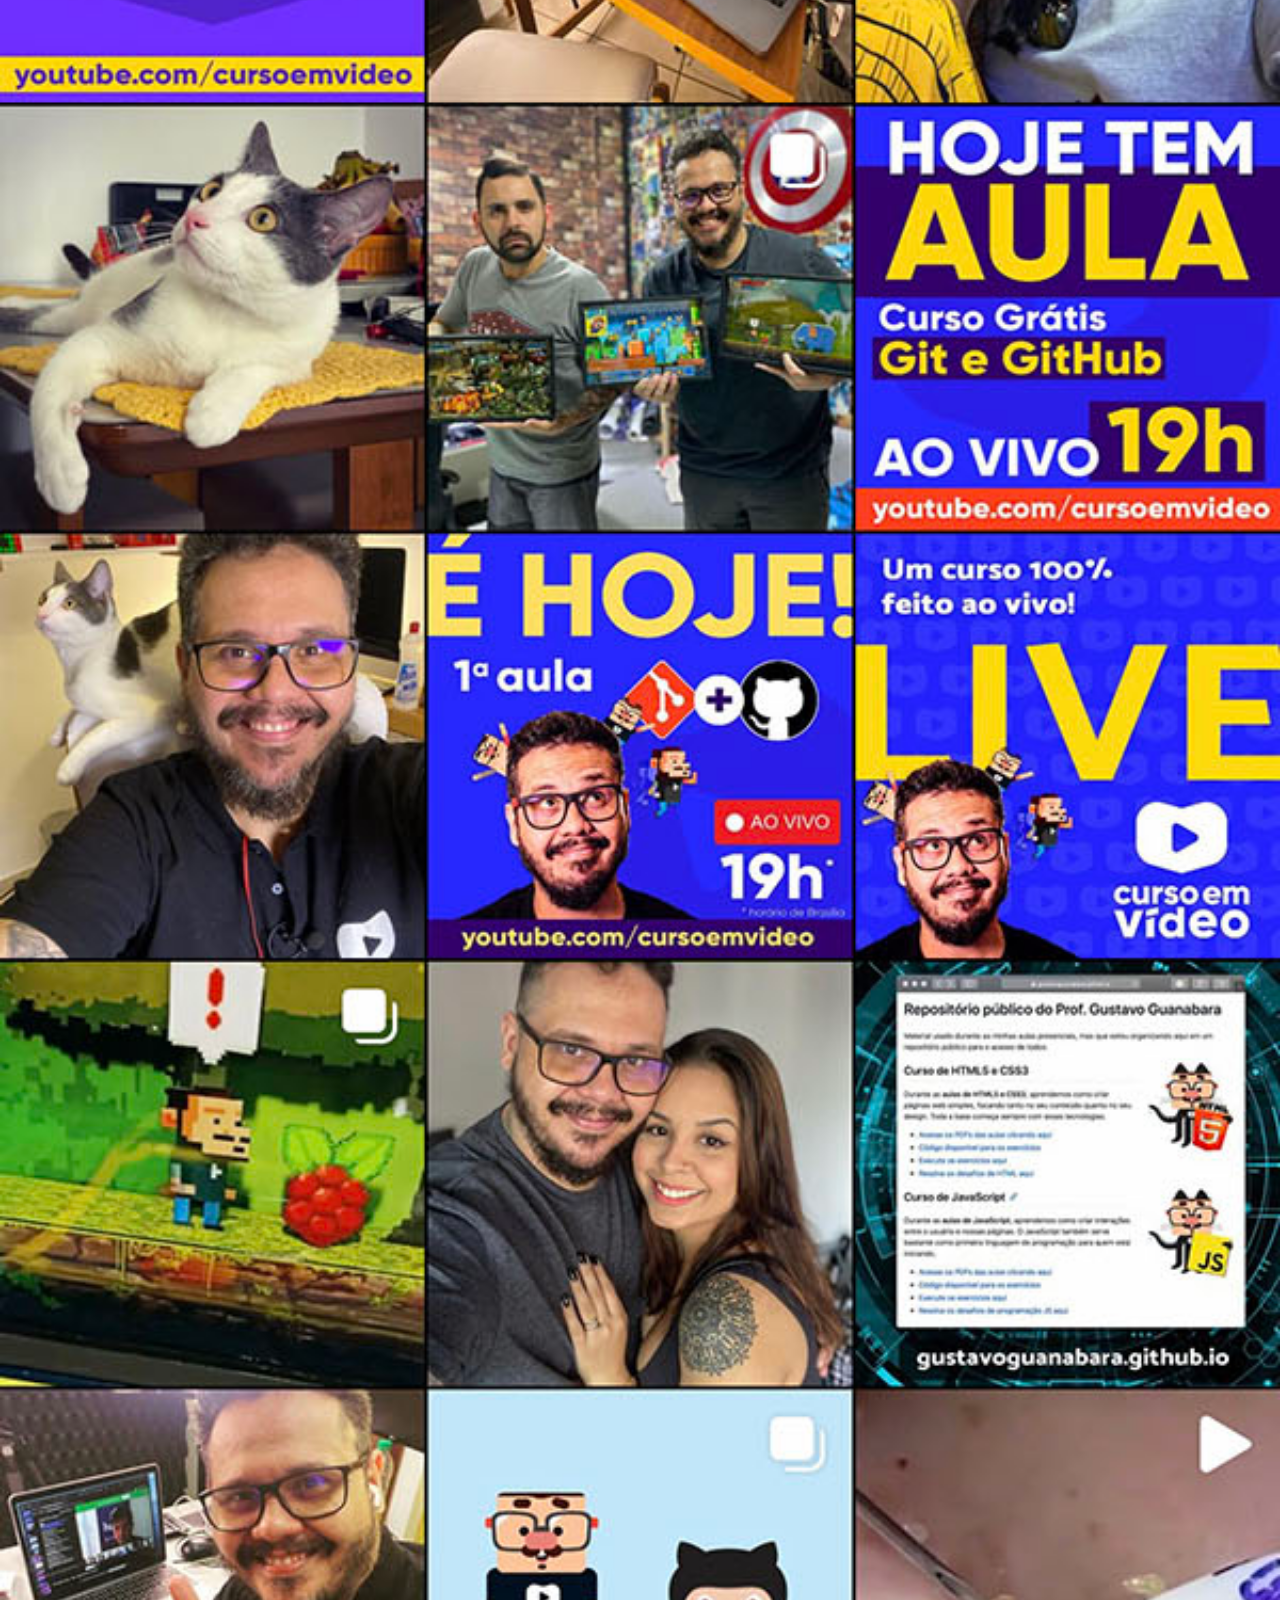
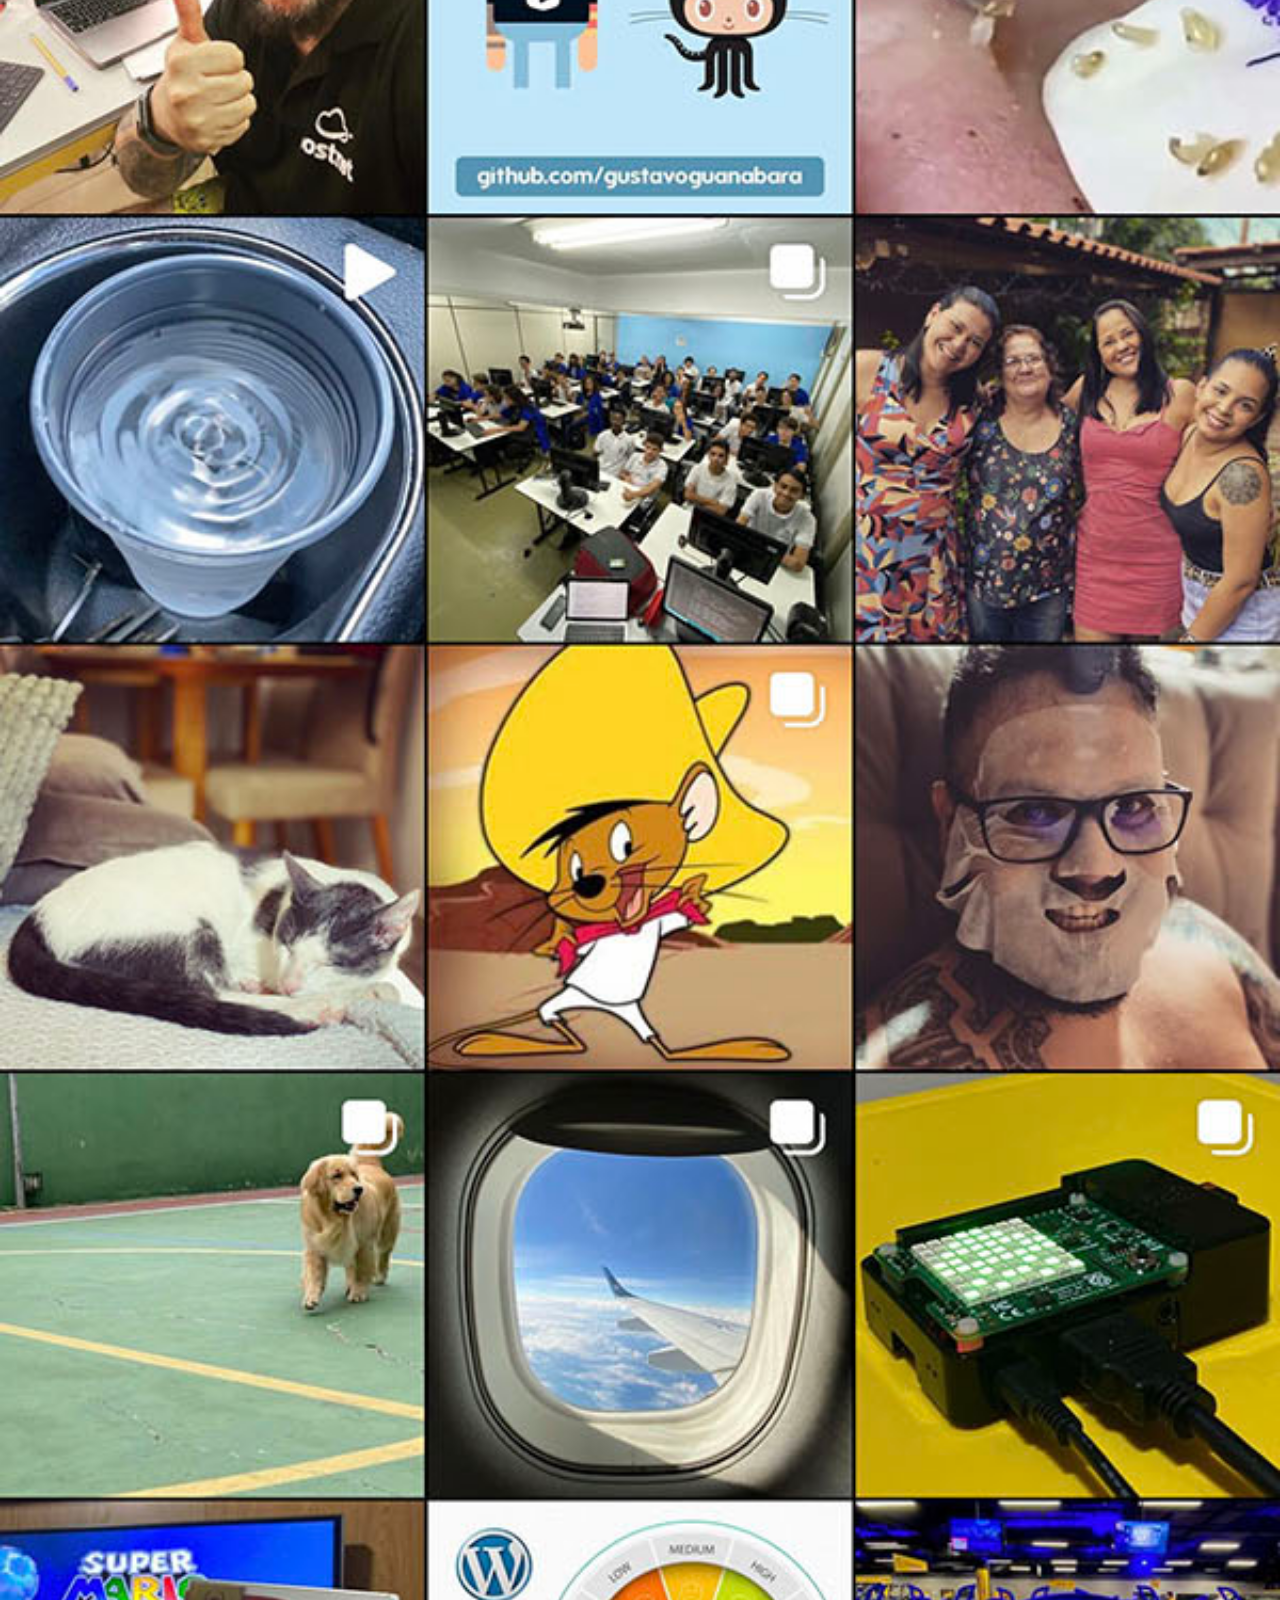
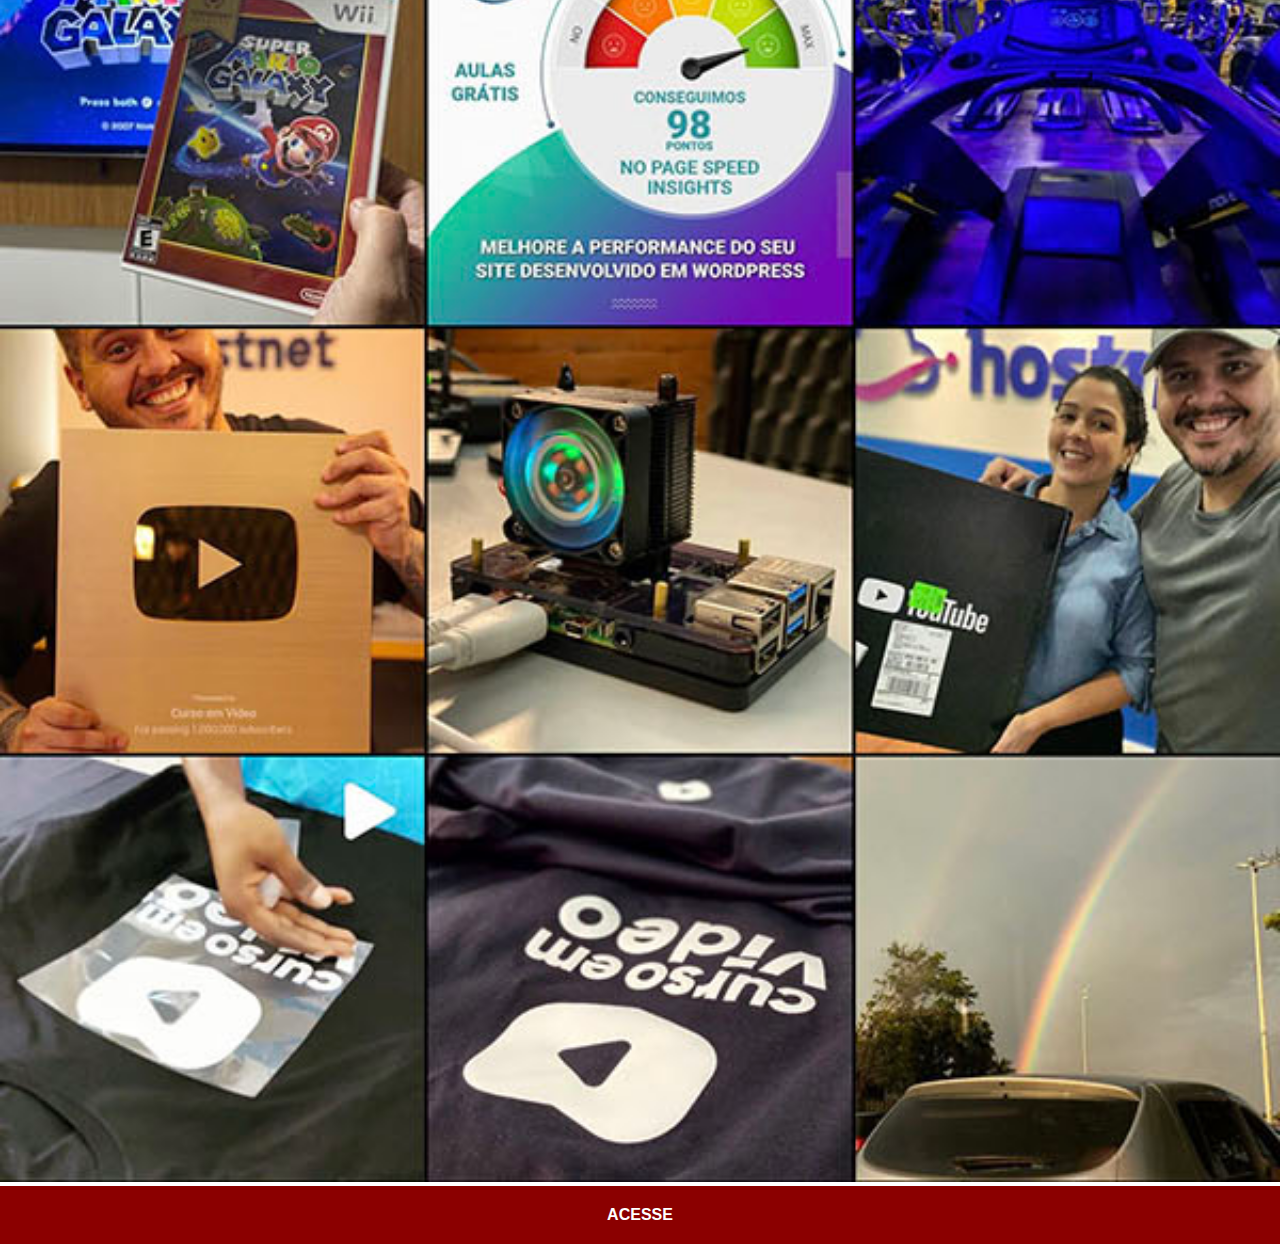
<file: intagram.html>
<!DOCTYPE html>
<html lang="pt-br">
<head>
    <meta charset="UTF-8">
    <meta name="viewport" content="width=device-width, initial-scale=1.0">
    <title>Instagram</title>
    <link rel="stylesheet" href="estilos/social.css">
</head>
<body>
    <img src="imagens/tela-instagram.jpg" alt="Instagram">
    <a href="https://www.instagram.com/vitoria.smiranda/" target="_blank">ACESSE</a>
    
</body>
</html>
</file>
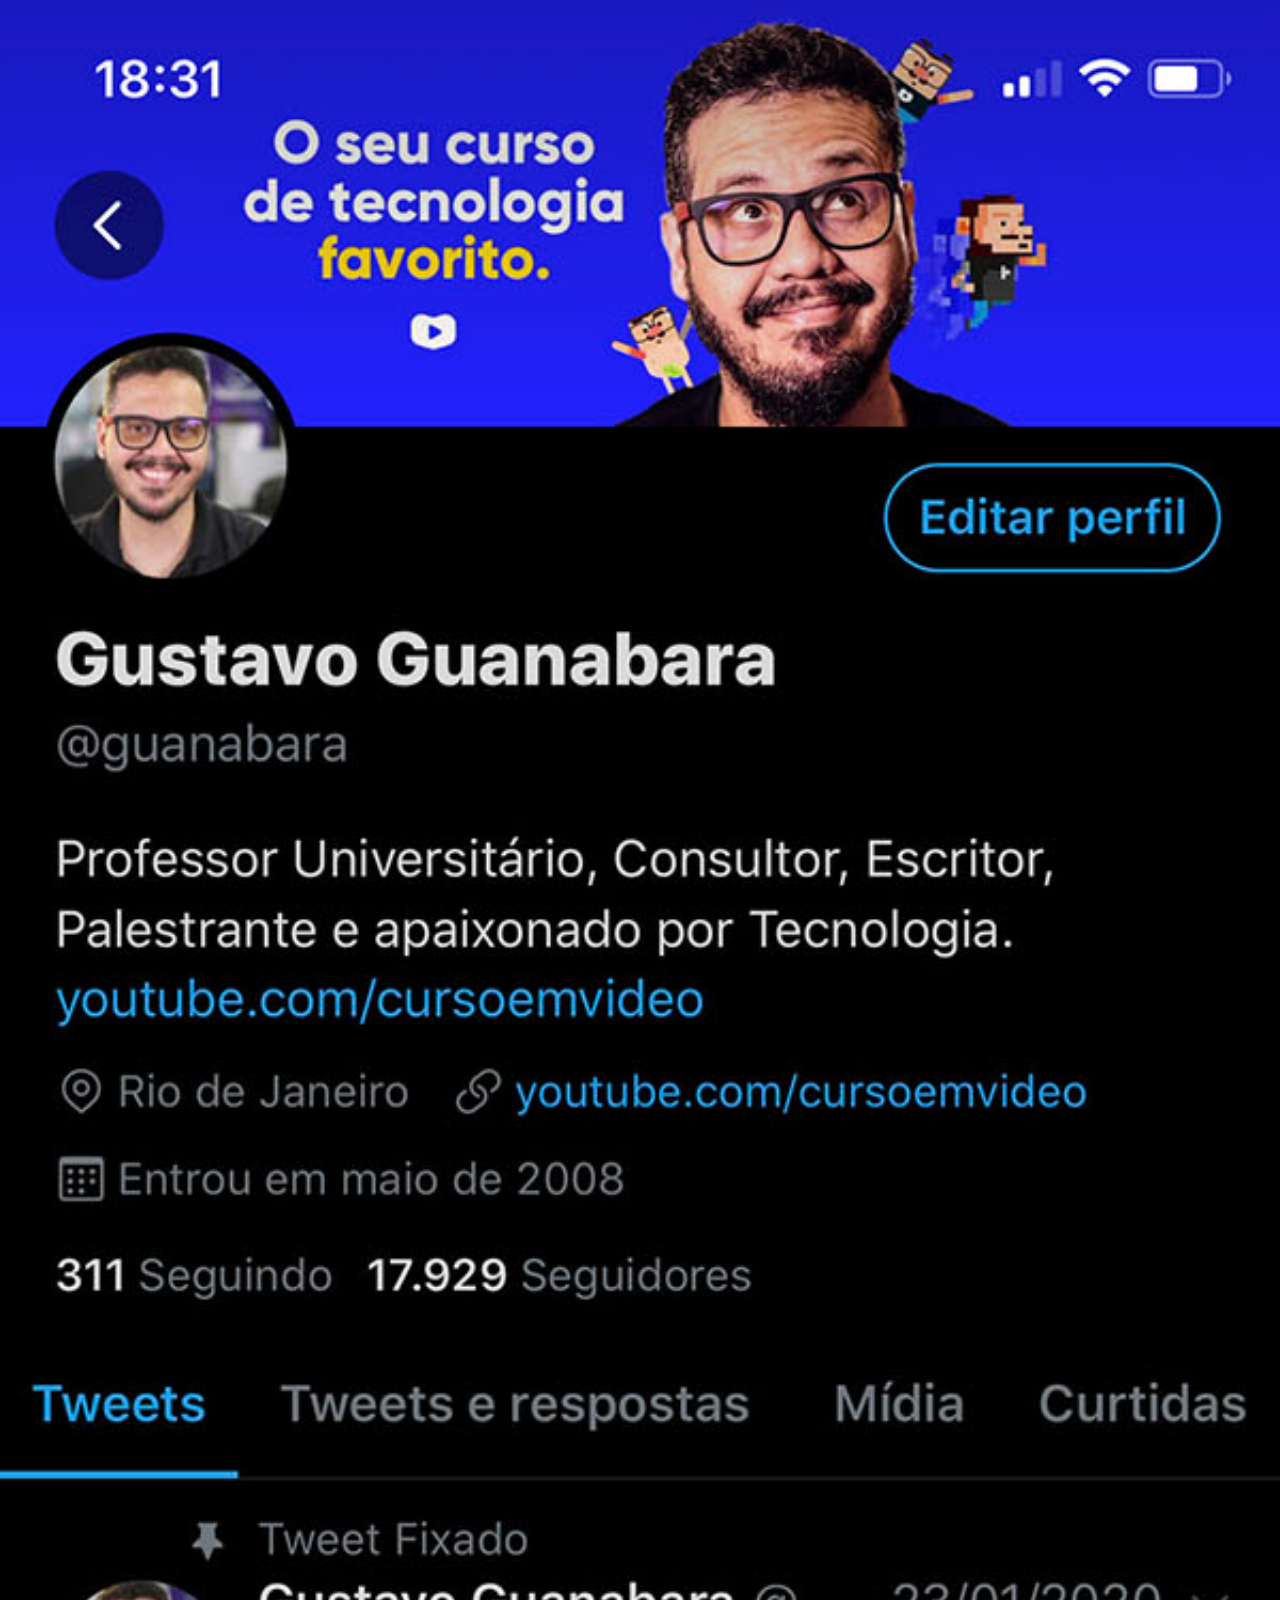
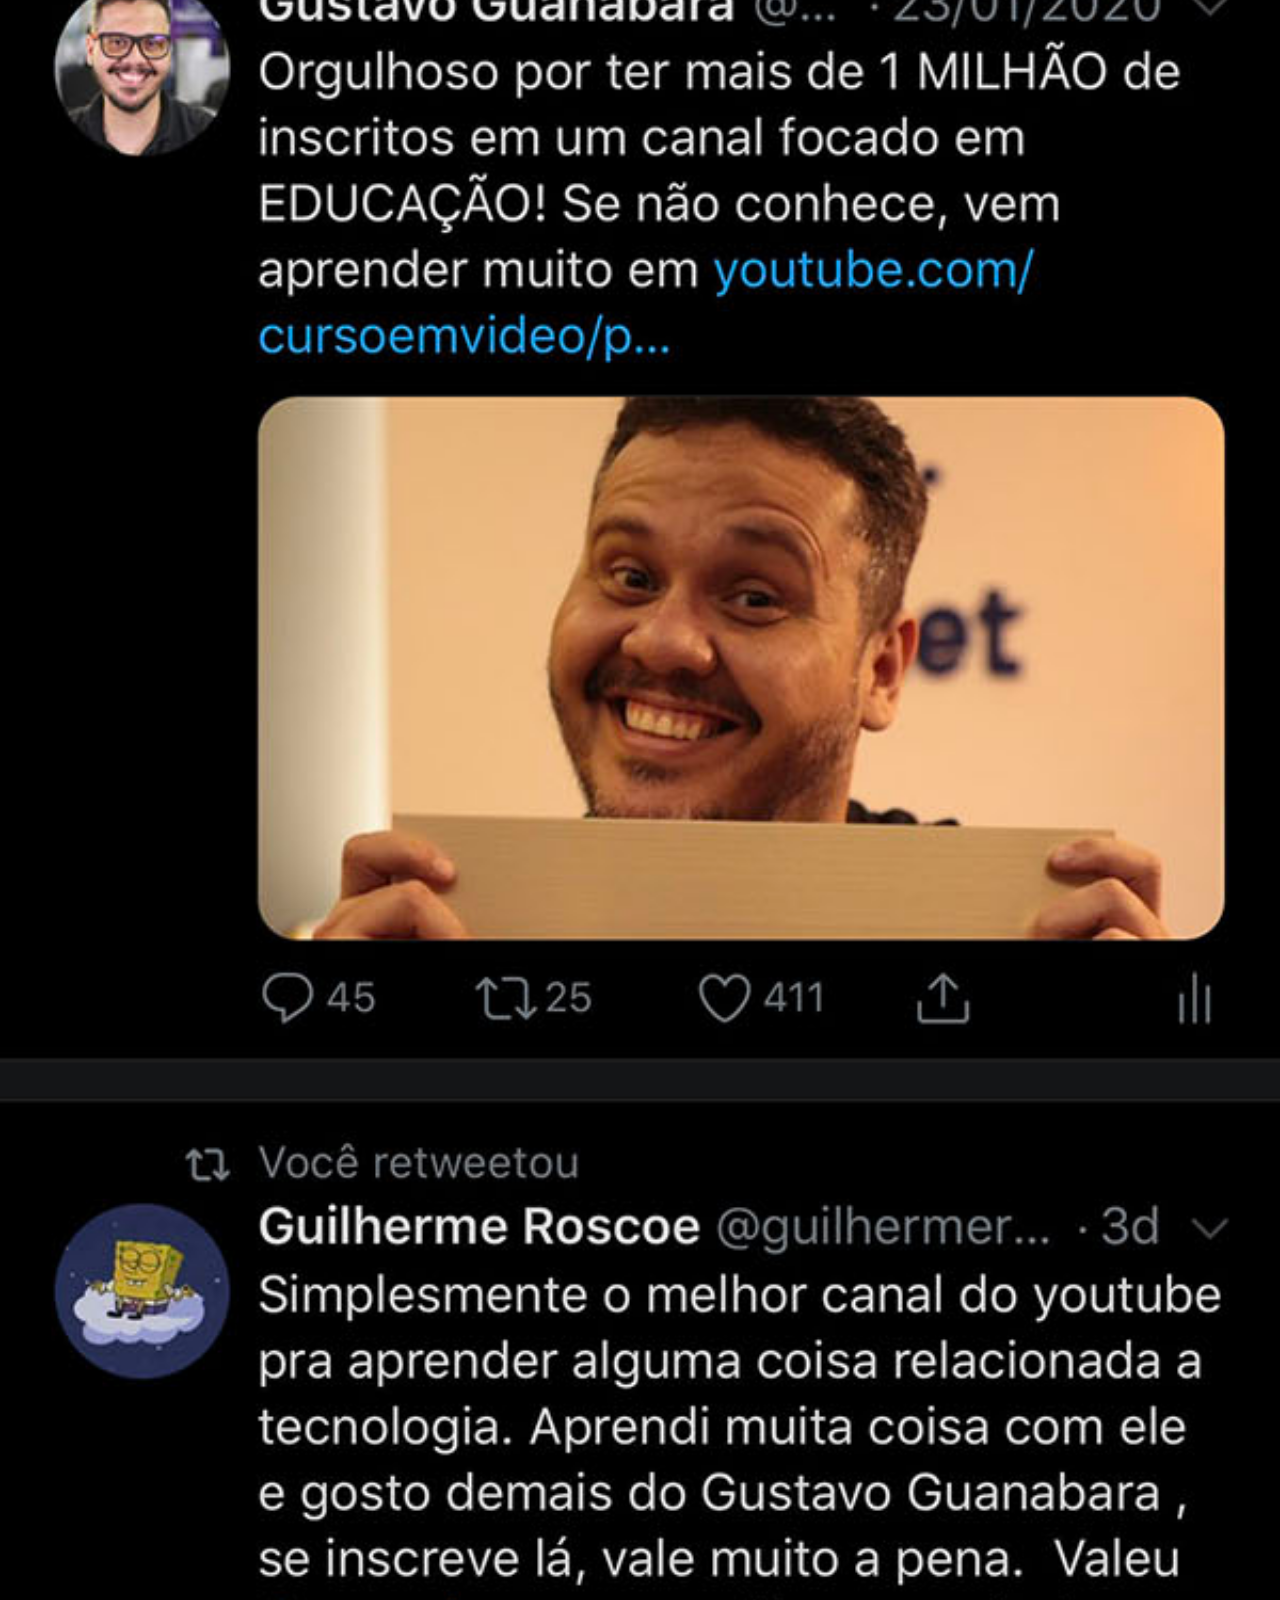
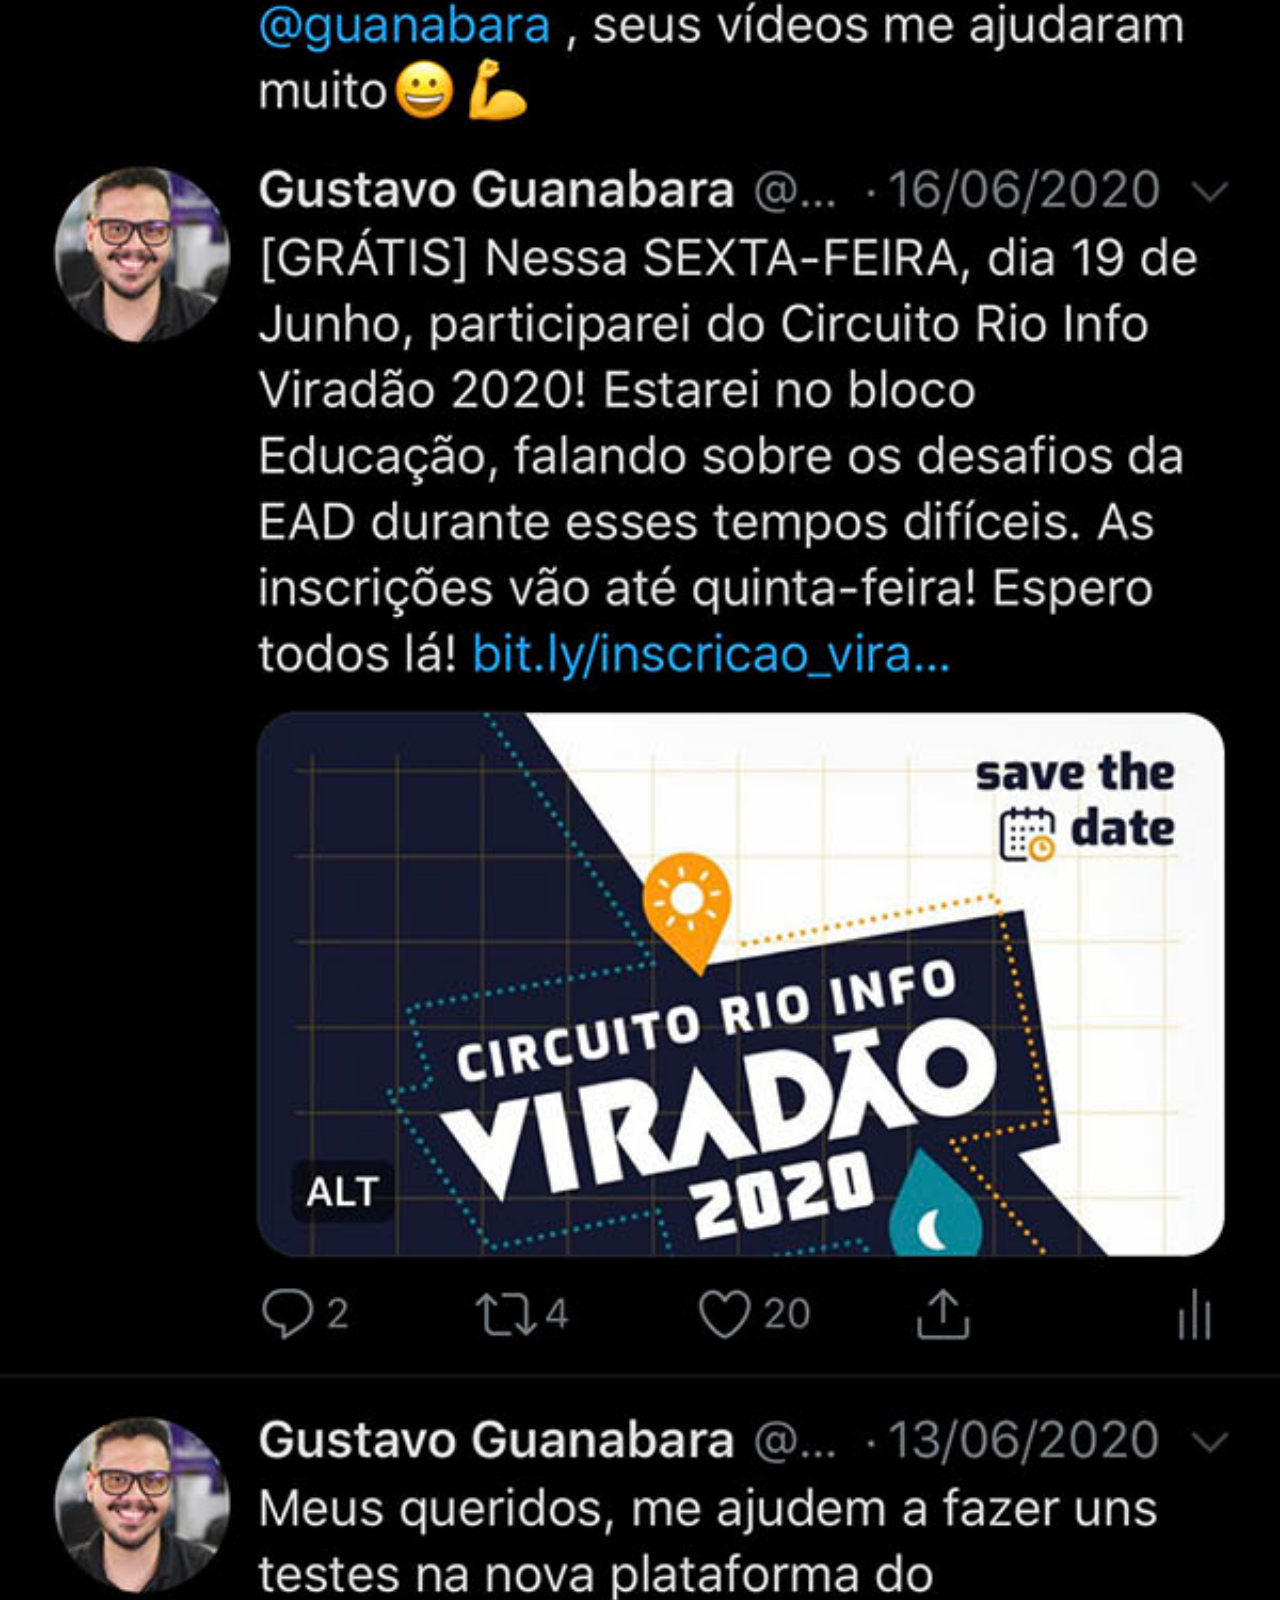
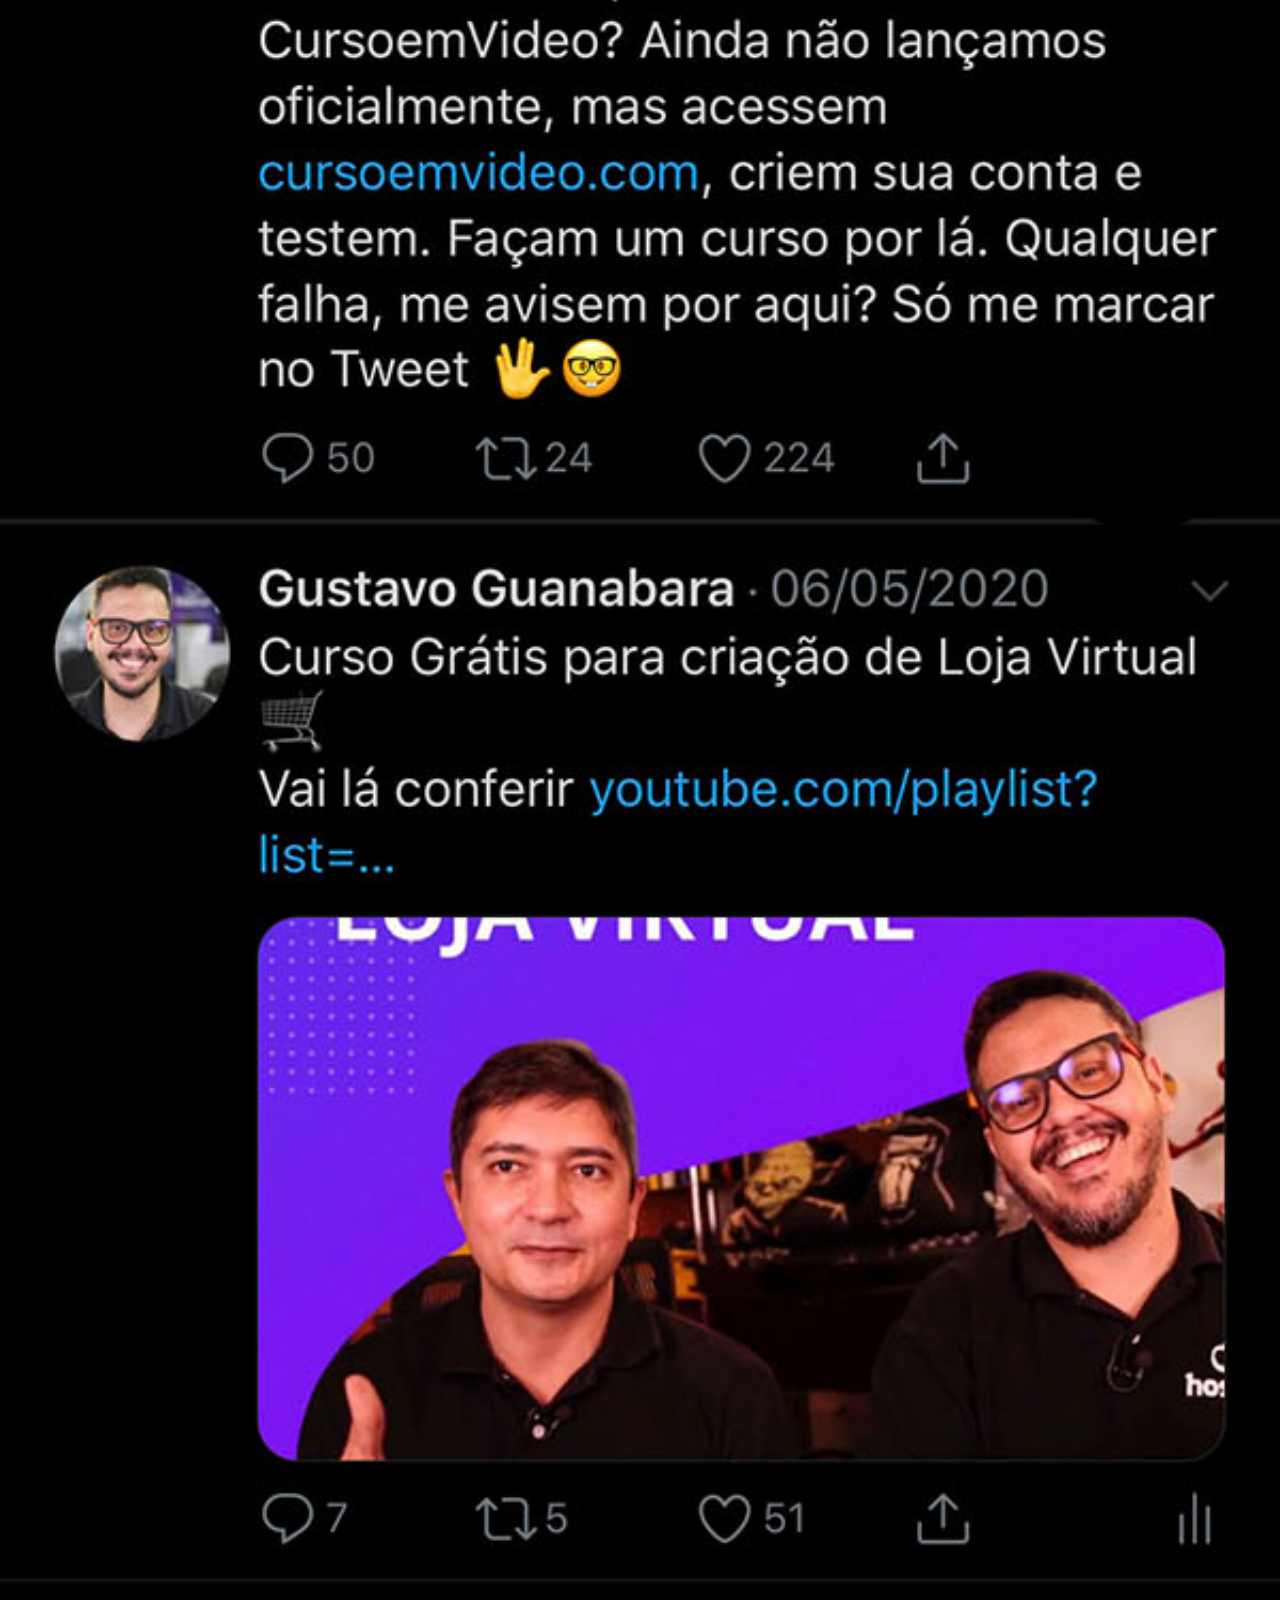
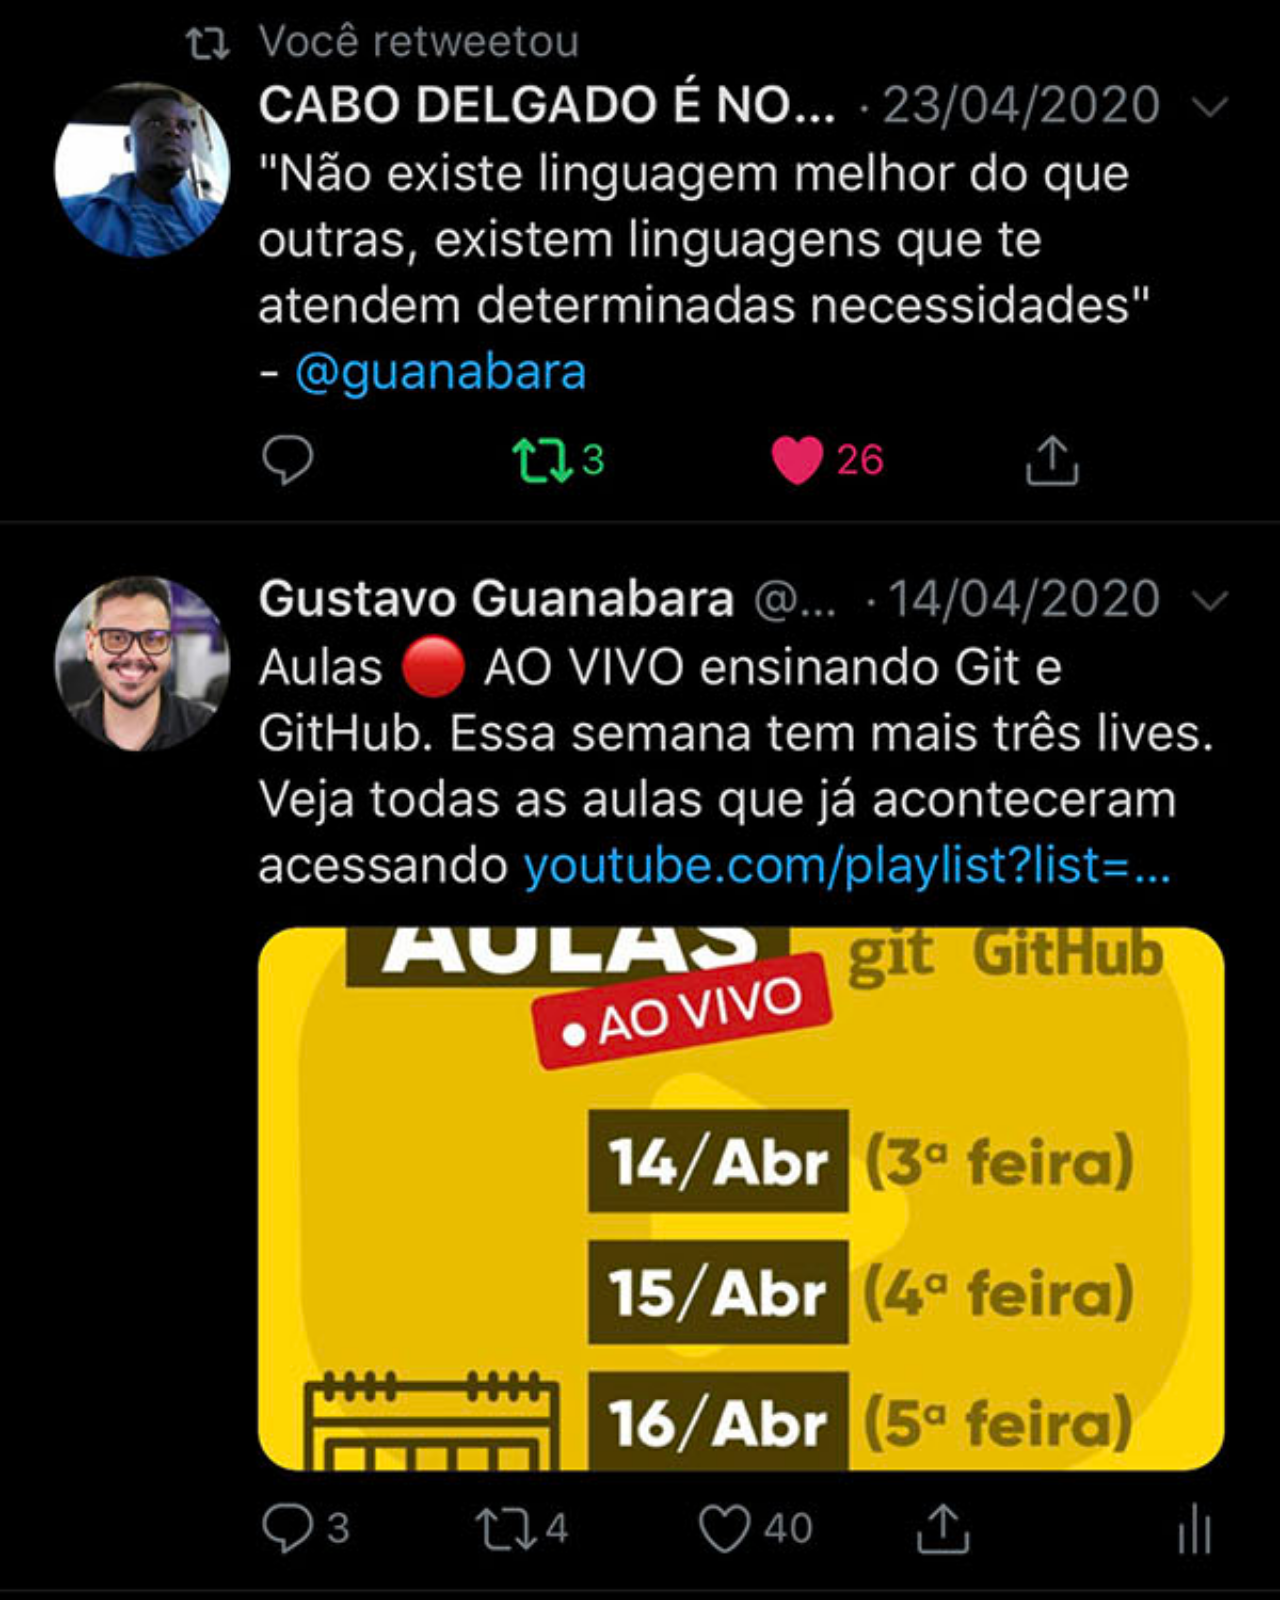
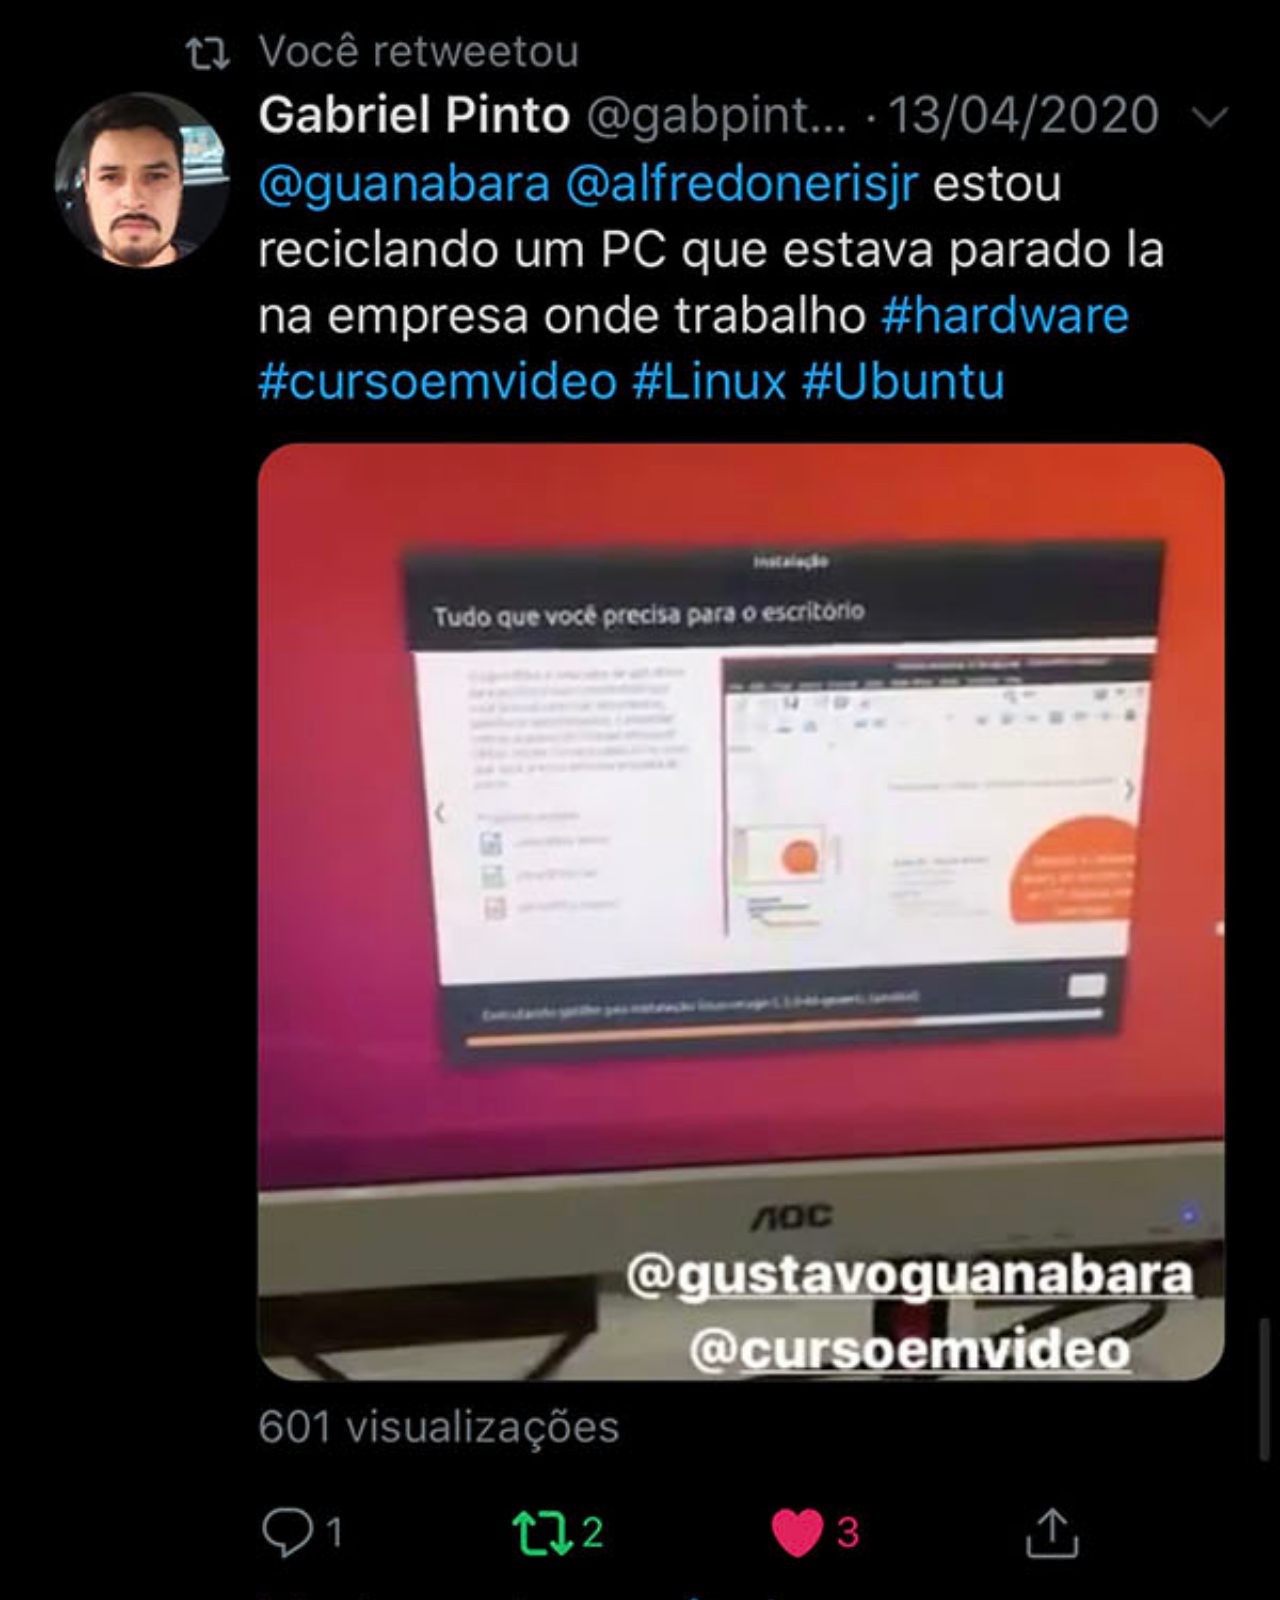
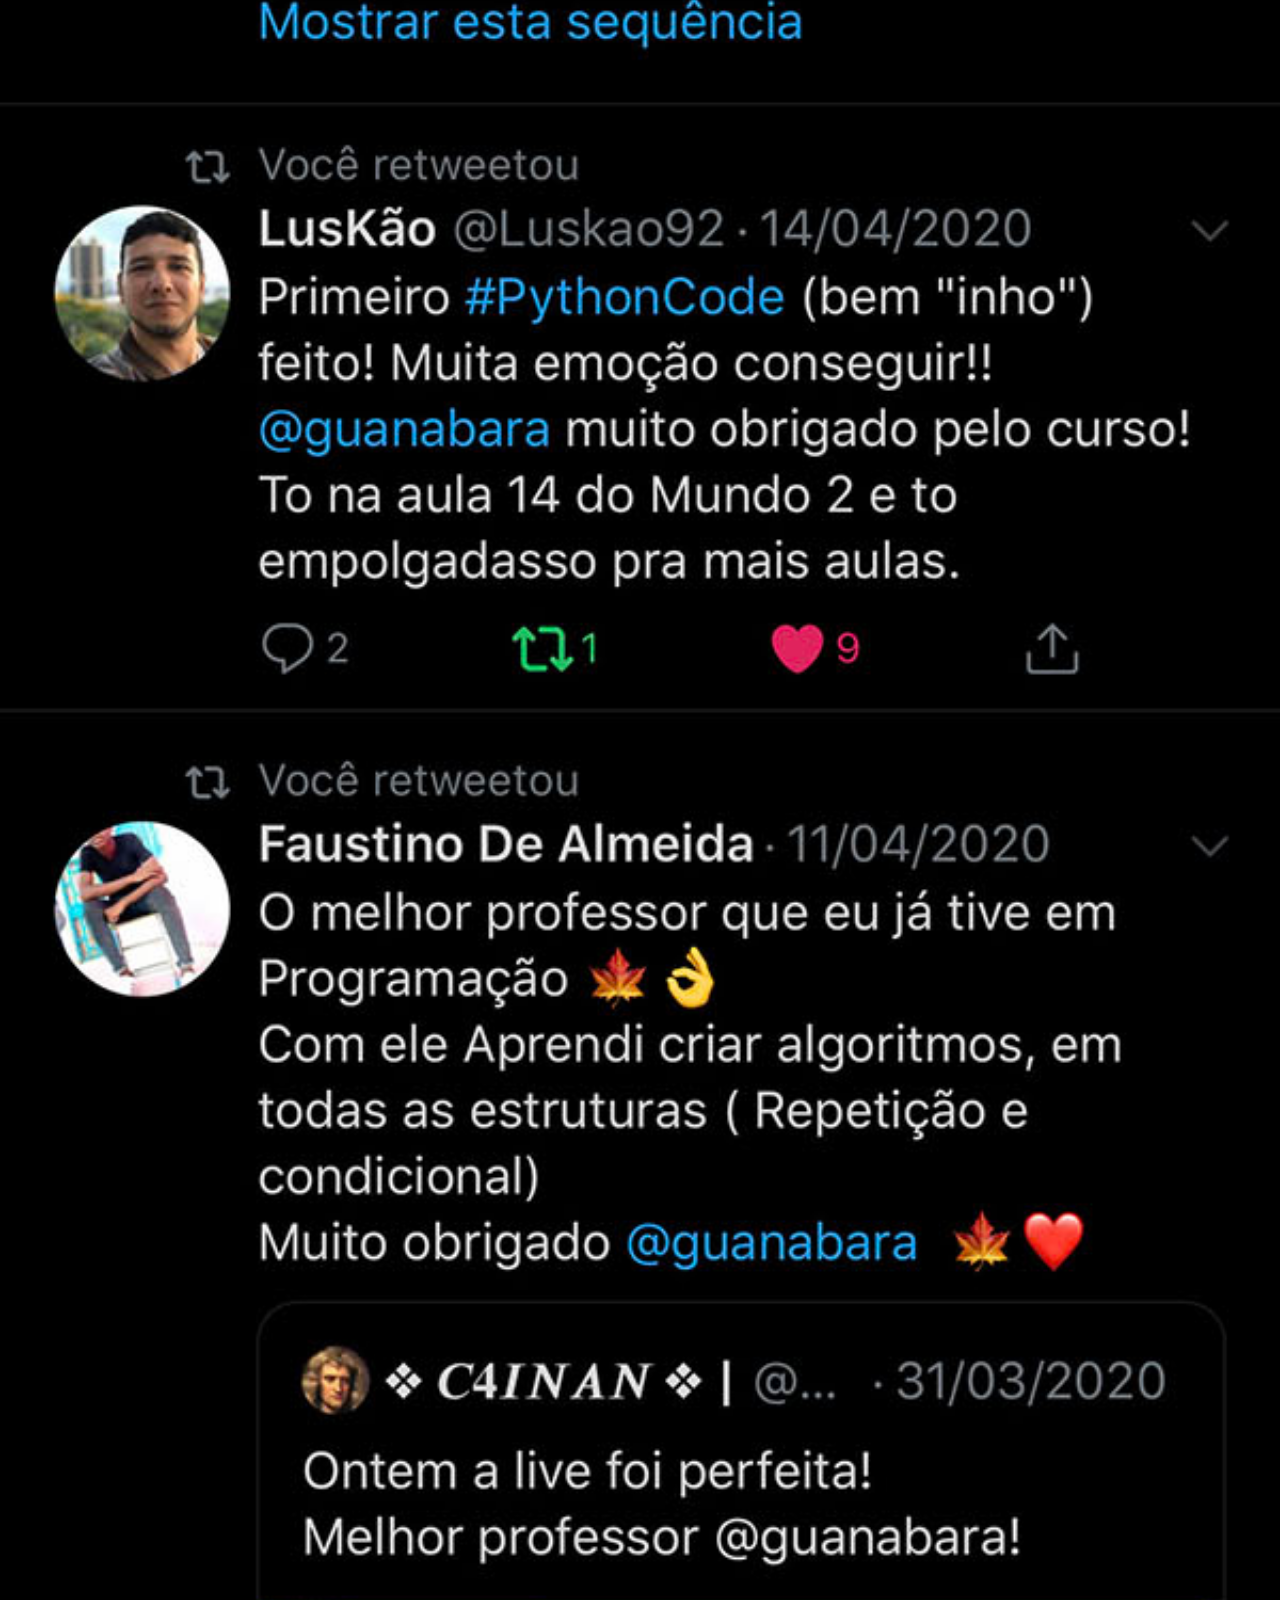
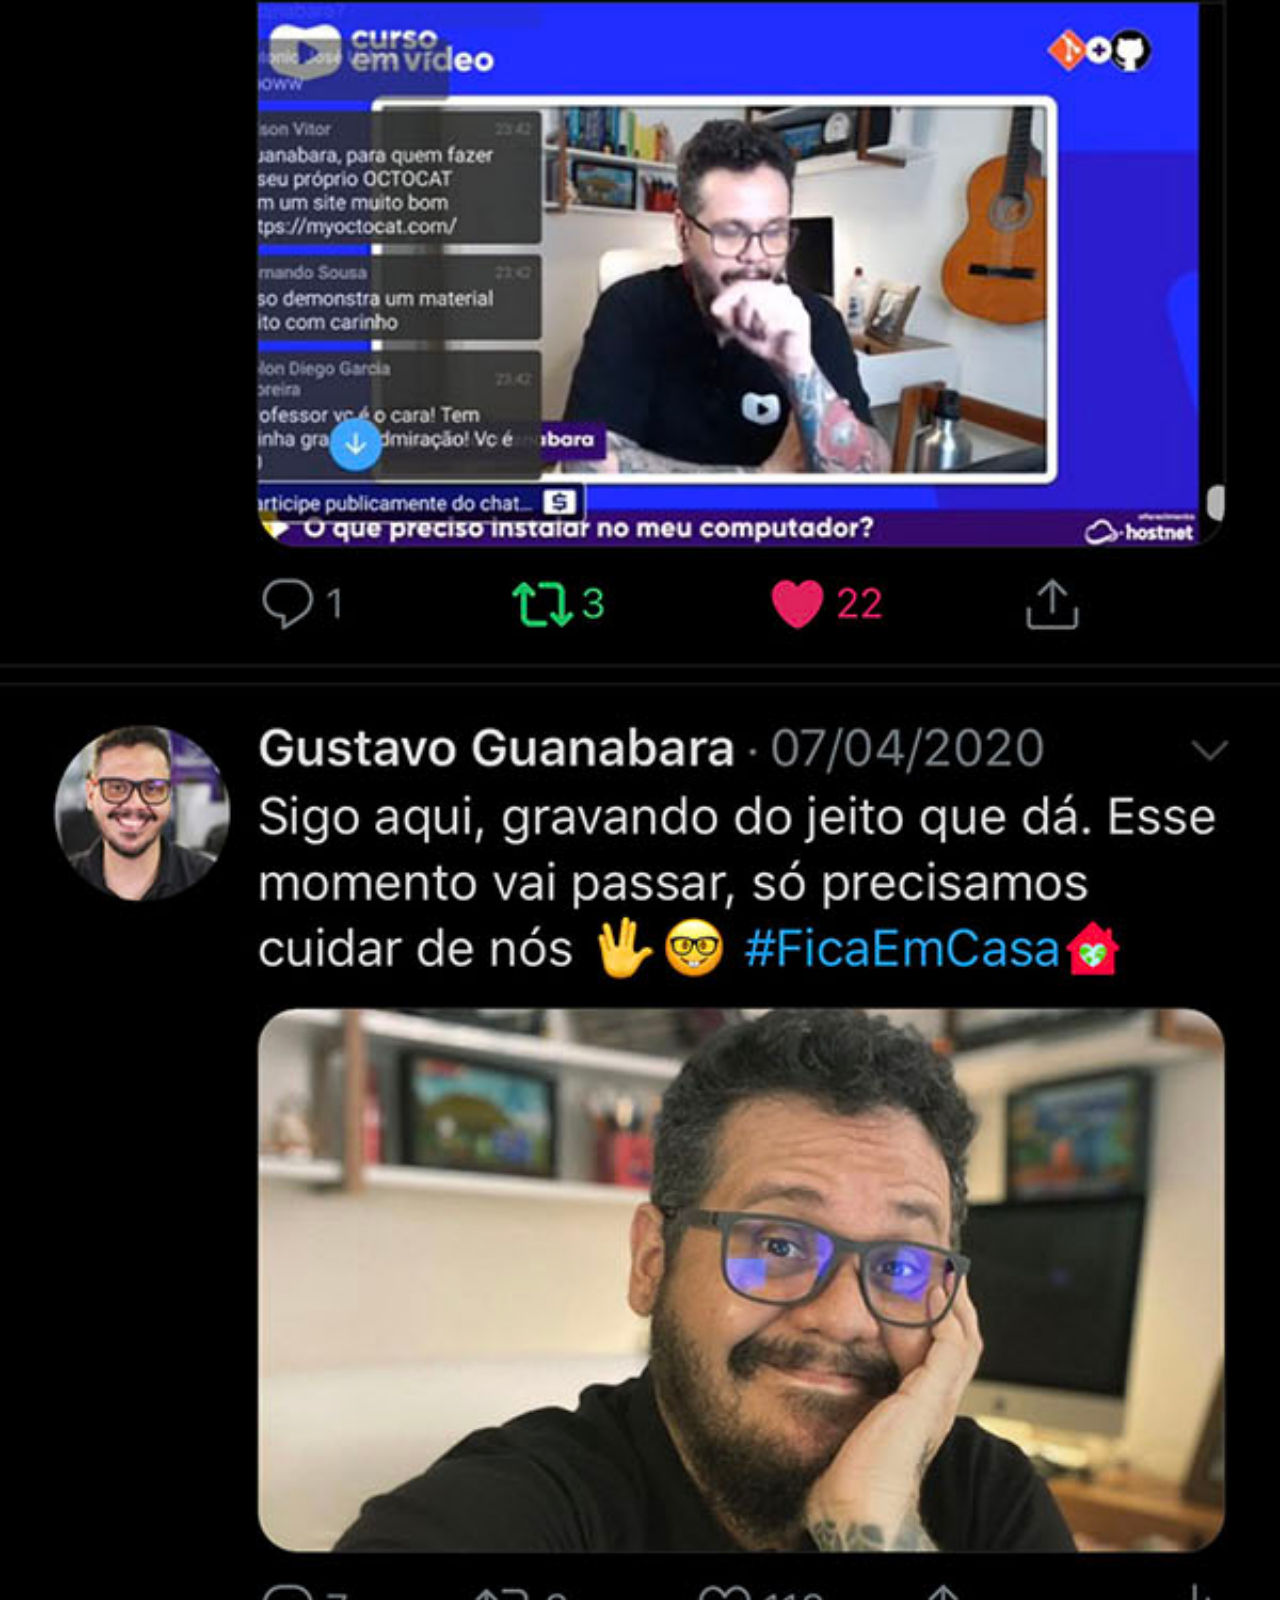
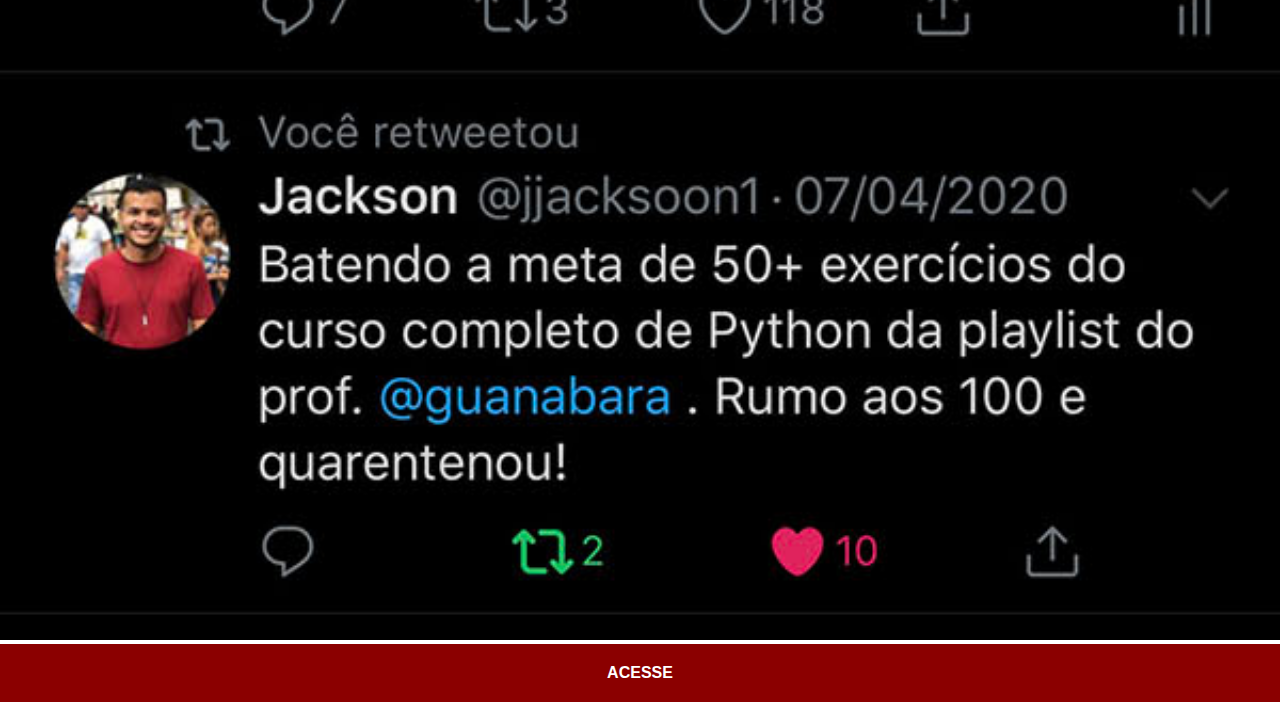
<file: twitter.html>
<!DOCTYPE html>
<html lang="pt-br">
<head>
    <meta charset="UTF-8">
    <meta name="viewport" content="width=device-width, initial-scale=1.0">
    <title>Twitter</title>
    <link rel="stylesheet" href="estilos/social.css">
</head>
<body>
    <img src="imagens/tela-twitter.jpg" alt="Twitter">
    <a href="https://x.com/mirandaavitoria" target="_blank">ACESSE</a>
    
</body>
</html>
</file>
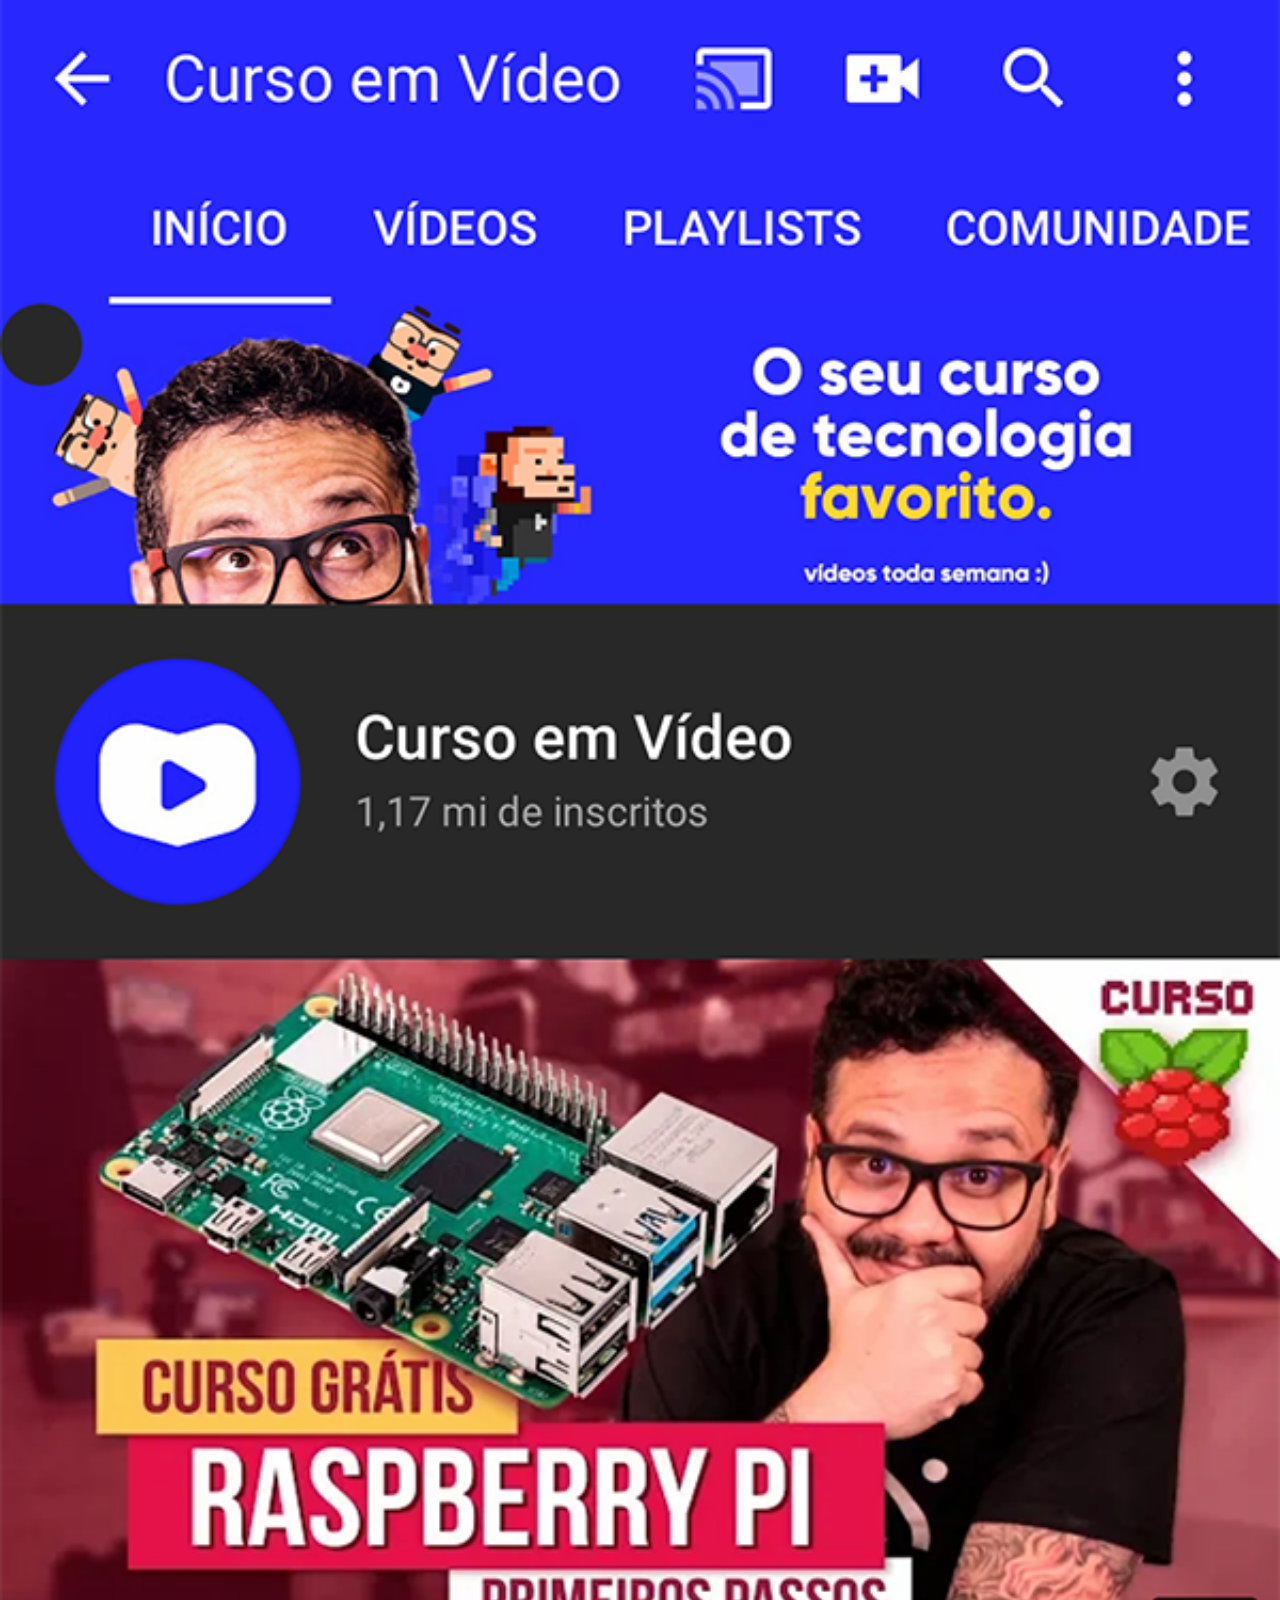
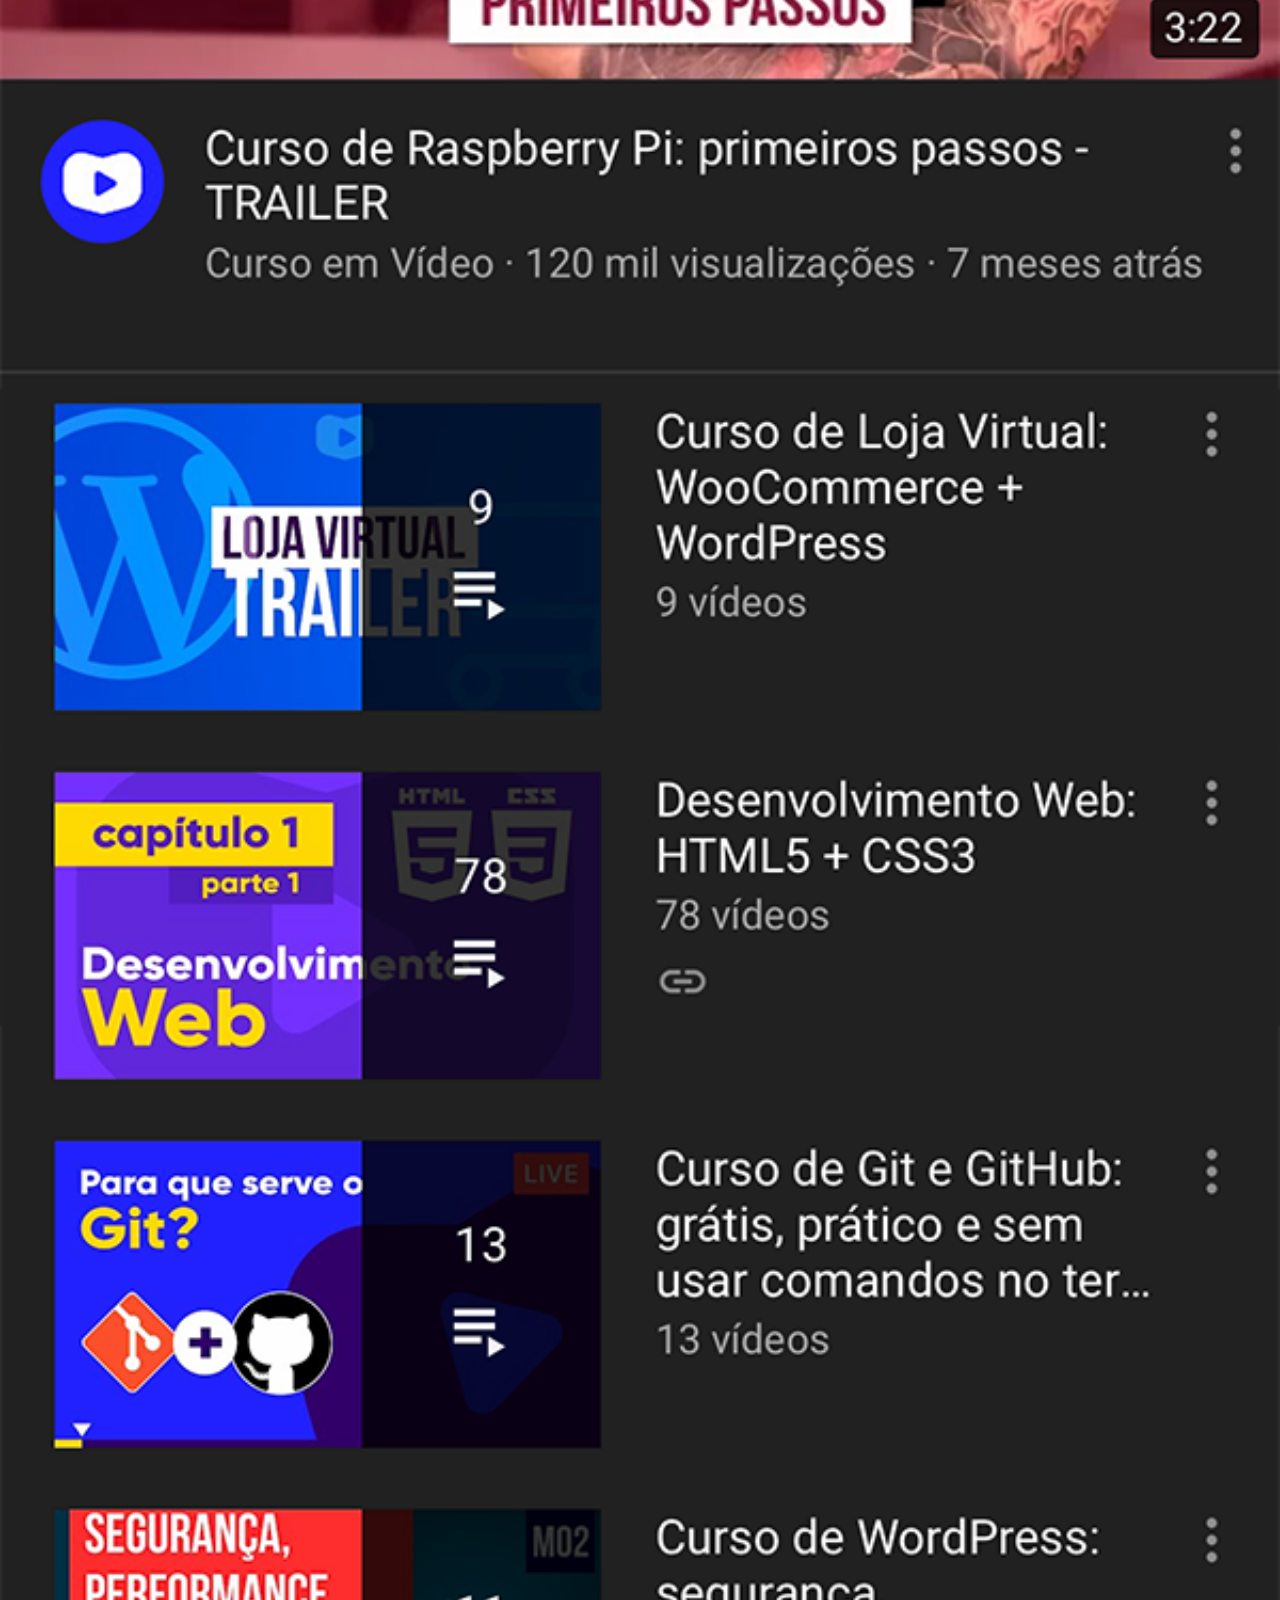
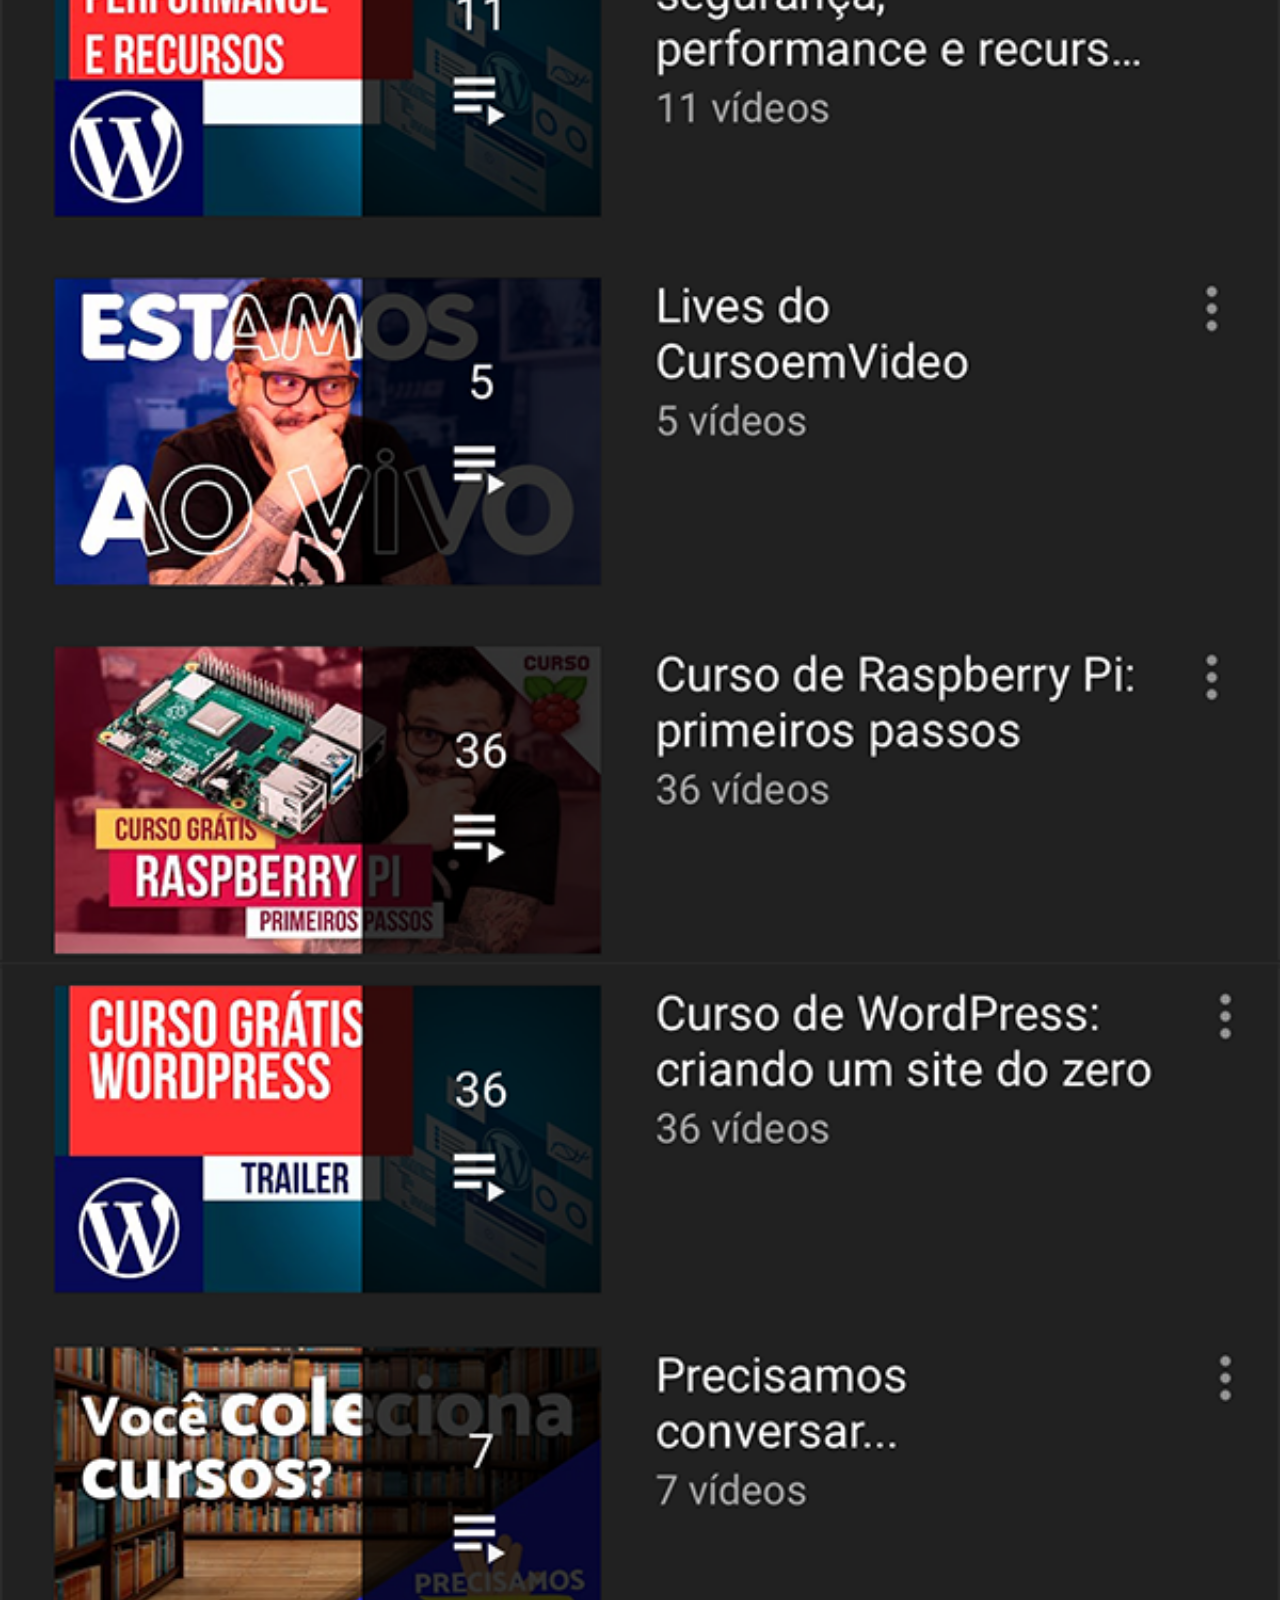
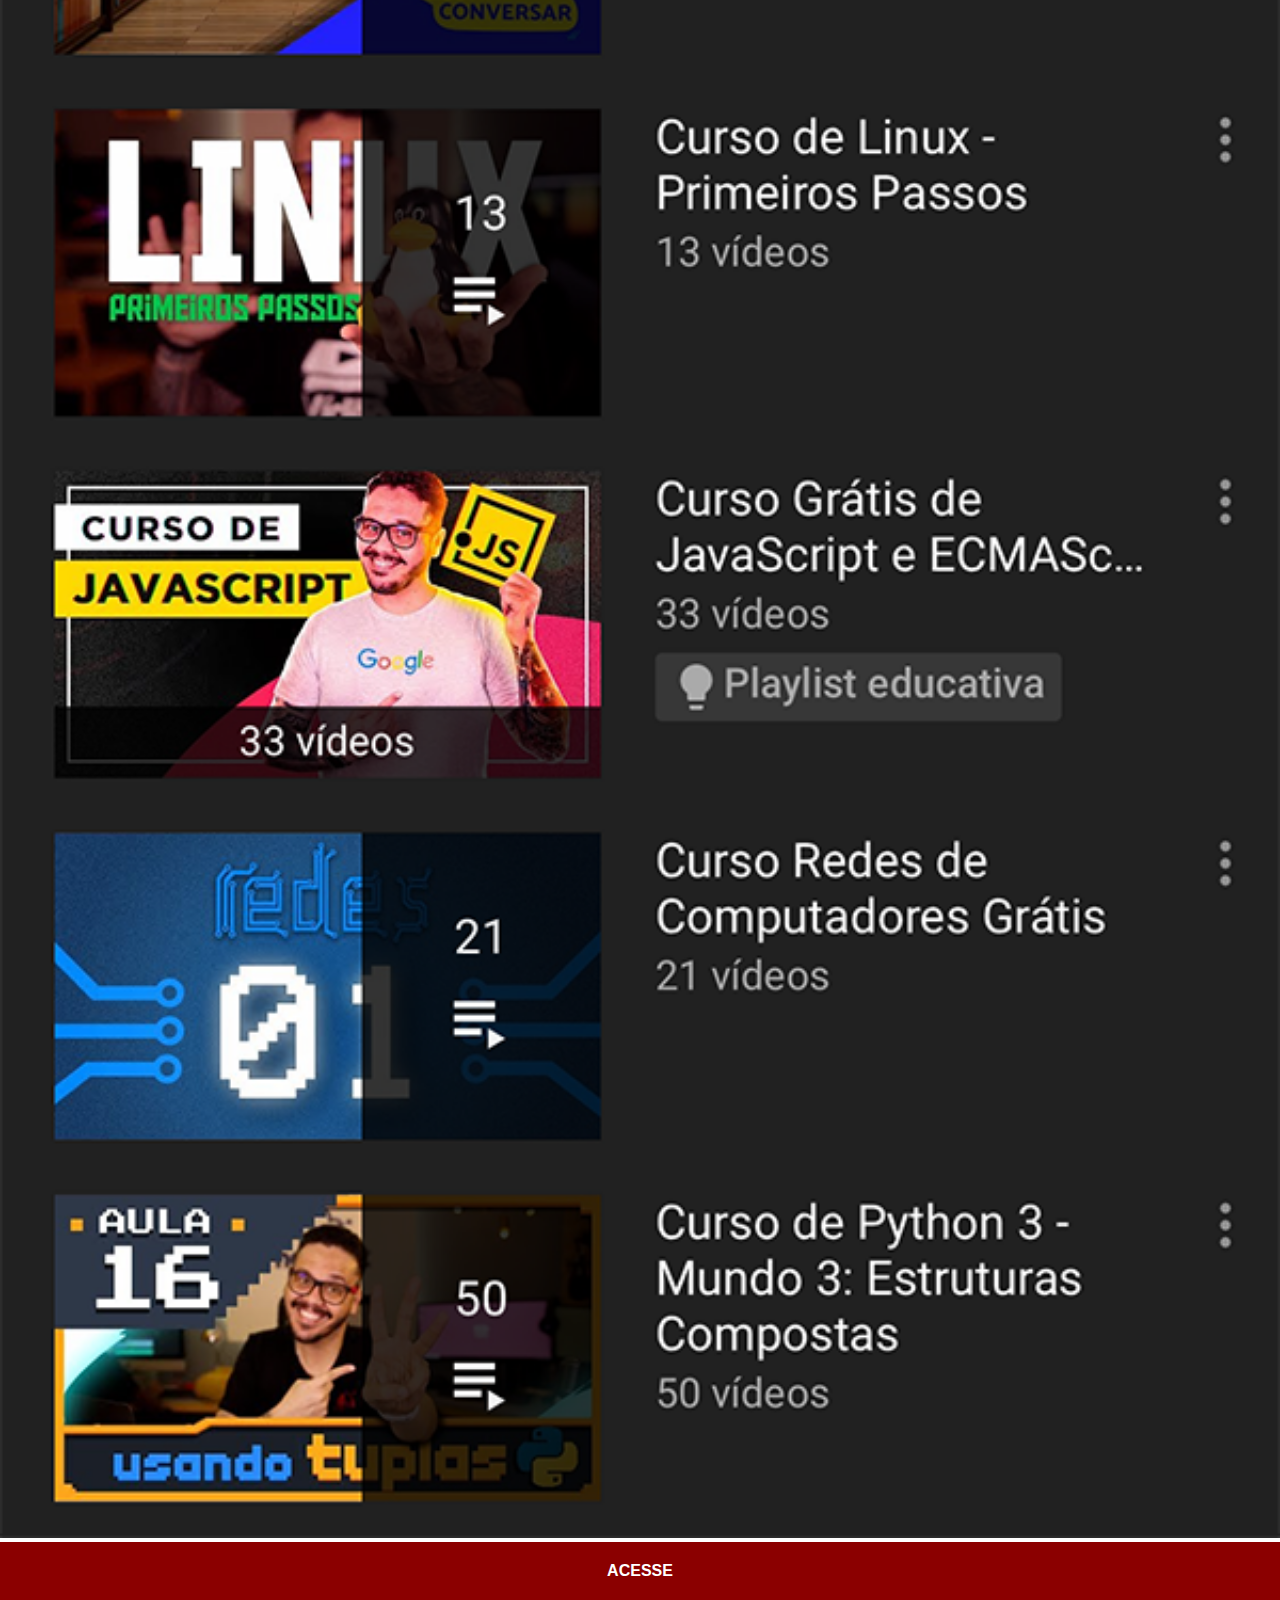
<file: youtube.html>
<!DOCTYPE html>
<html lang="pt-br">
<head>
    <meta charset="UTF-8">
    <meta name="viewport" content="width=device-width, initial-scale=1.0">
    <title>Youtube</title>
    <link rel="stylesheet" href="estilos/social.css">
</head>
<body>
    <img src="imagens/tela-youtube.png" alt="Youtube">
    <a href="https://www.youtube.com/" target="_blank">ACESSE</a>
</body>
</html>
</file>
<file: estilos/social.css>
@charset "UTF-8";

*{
    margin: 0px;
    padding: 0px;
    font-family: Arial, Helvetica, sans-serif;
}

::-webkit-scrollbar {
    width: 0px;
    height: 0px;
}

img {
    width: 100vw;
}

a {
    display: block;
    background-color: darkred;
    color: white;
    padding: 20px;
    text-align: center;
    font-weight: bolder;
    text-decoration: none;
}

a:hover {
    background-color: red;
}
</file>
